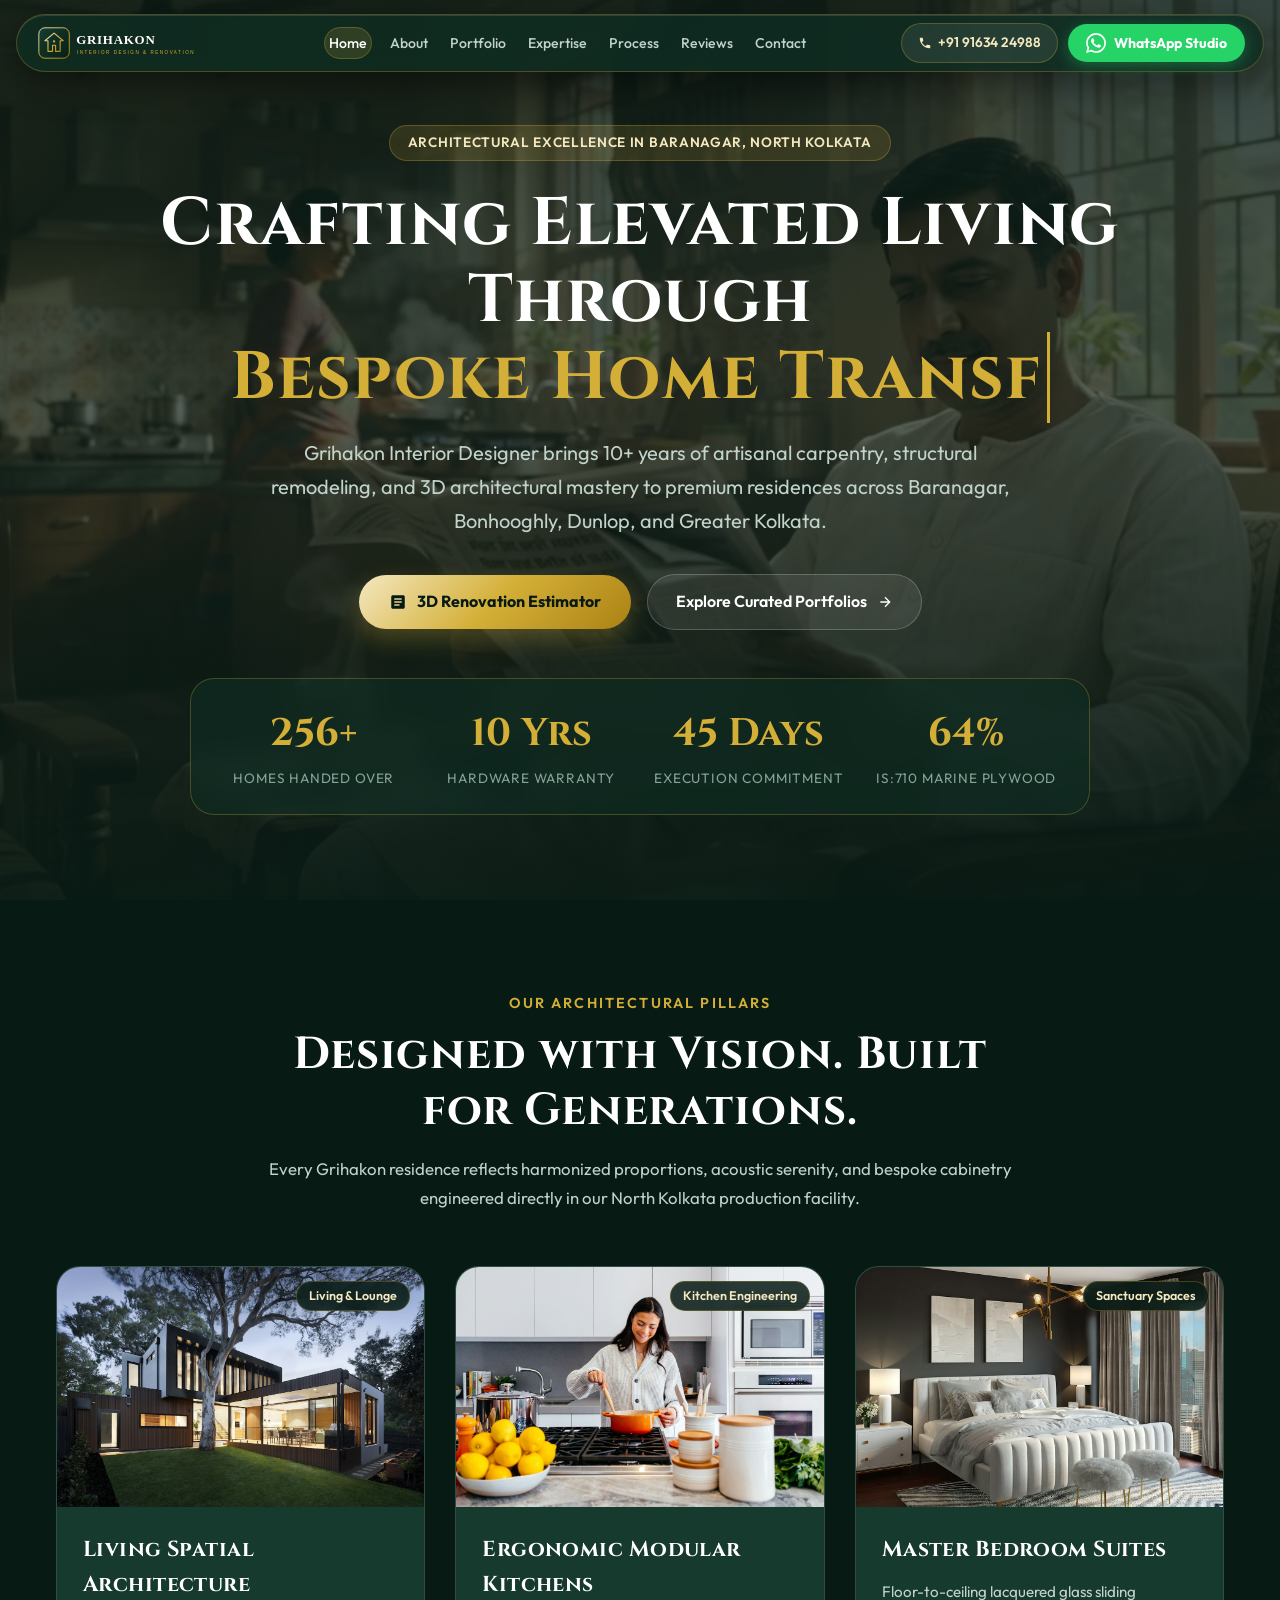
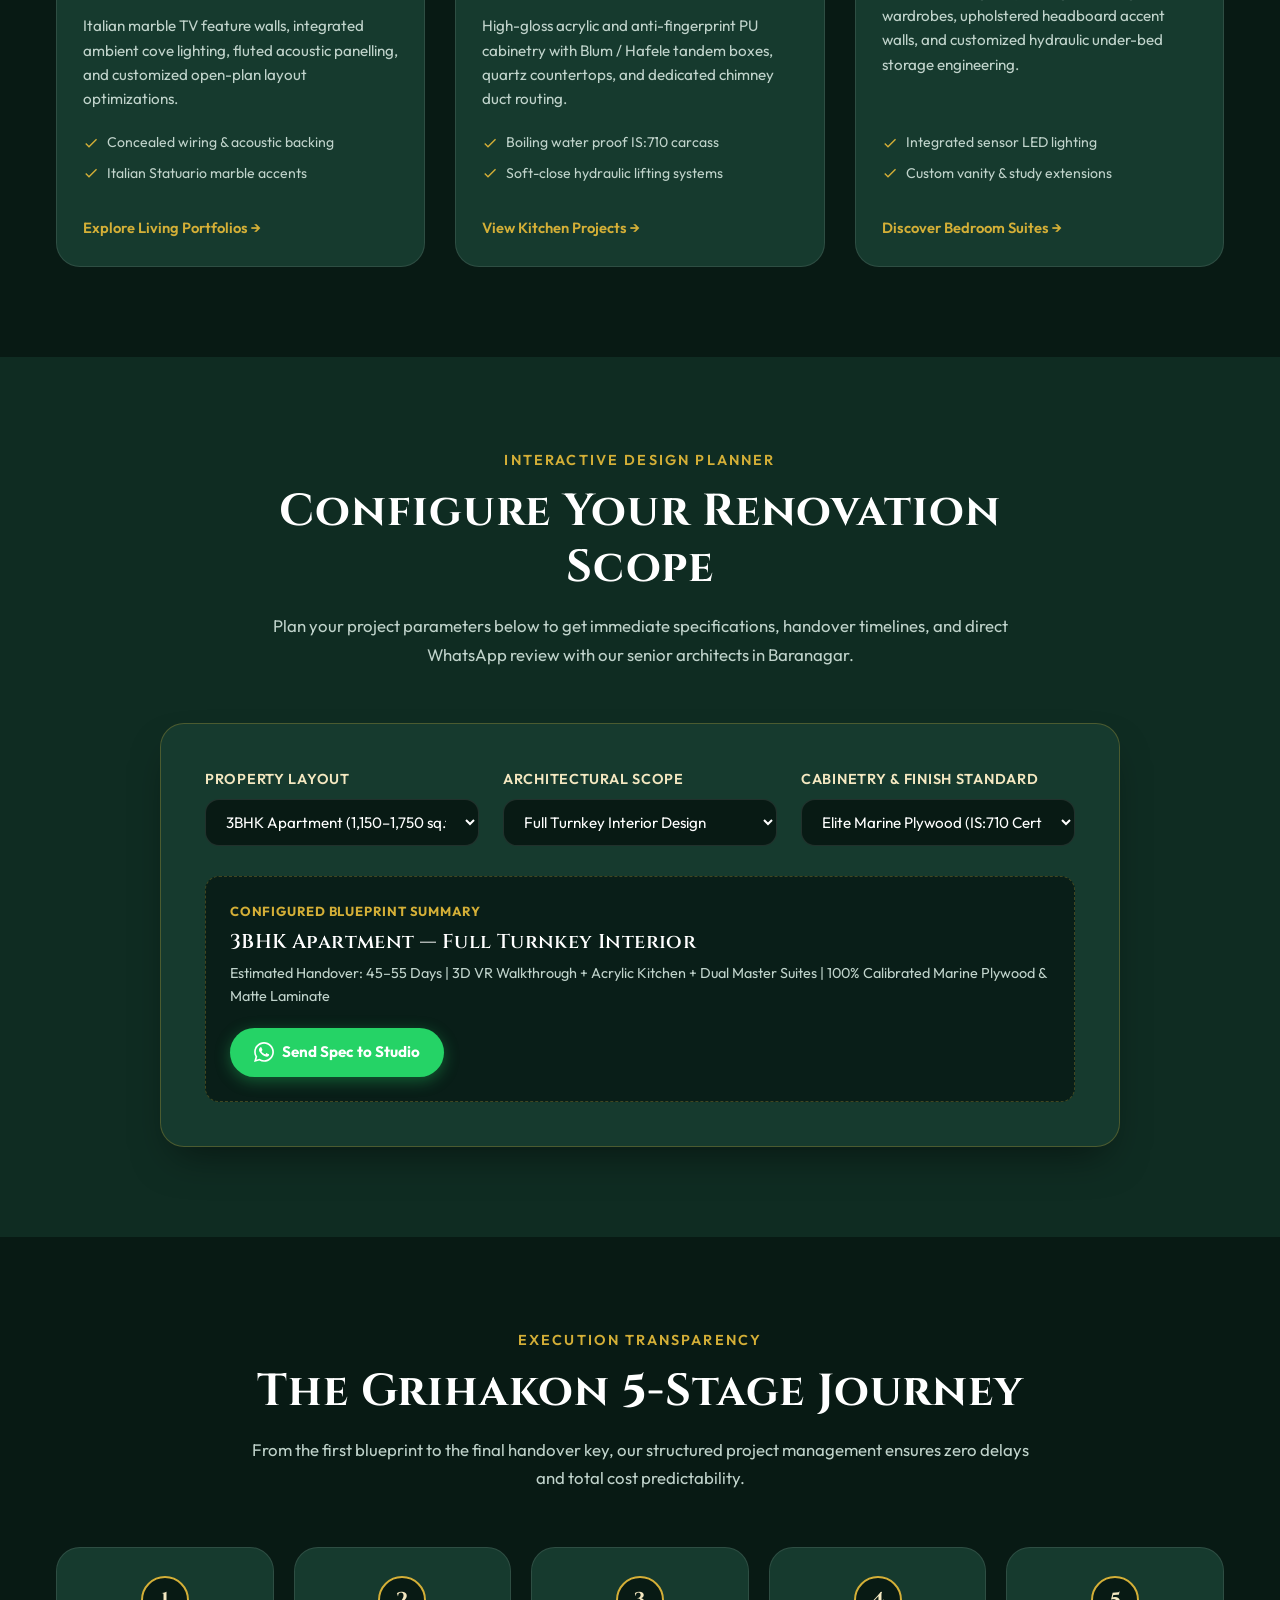
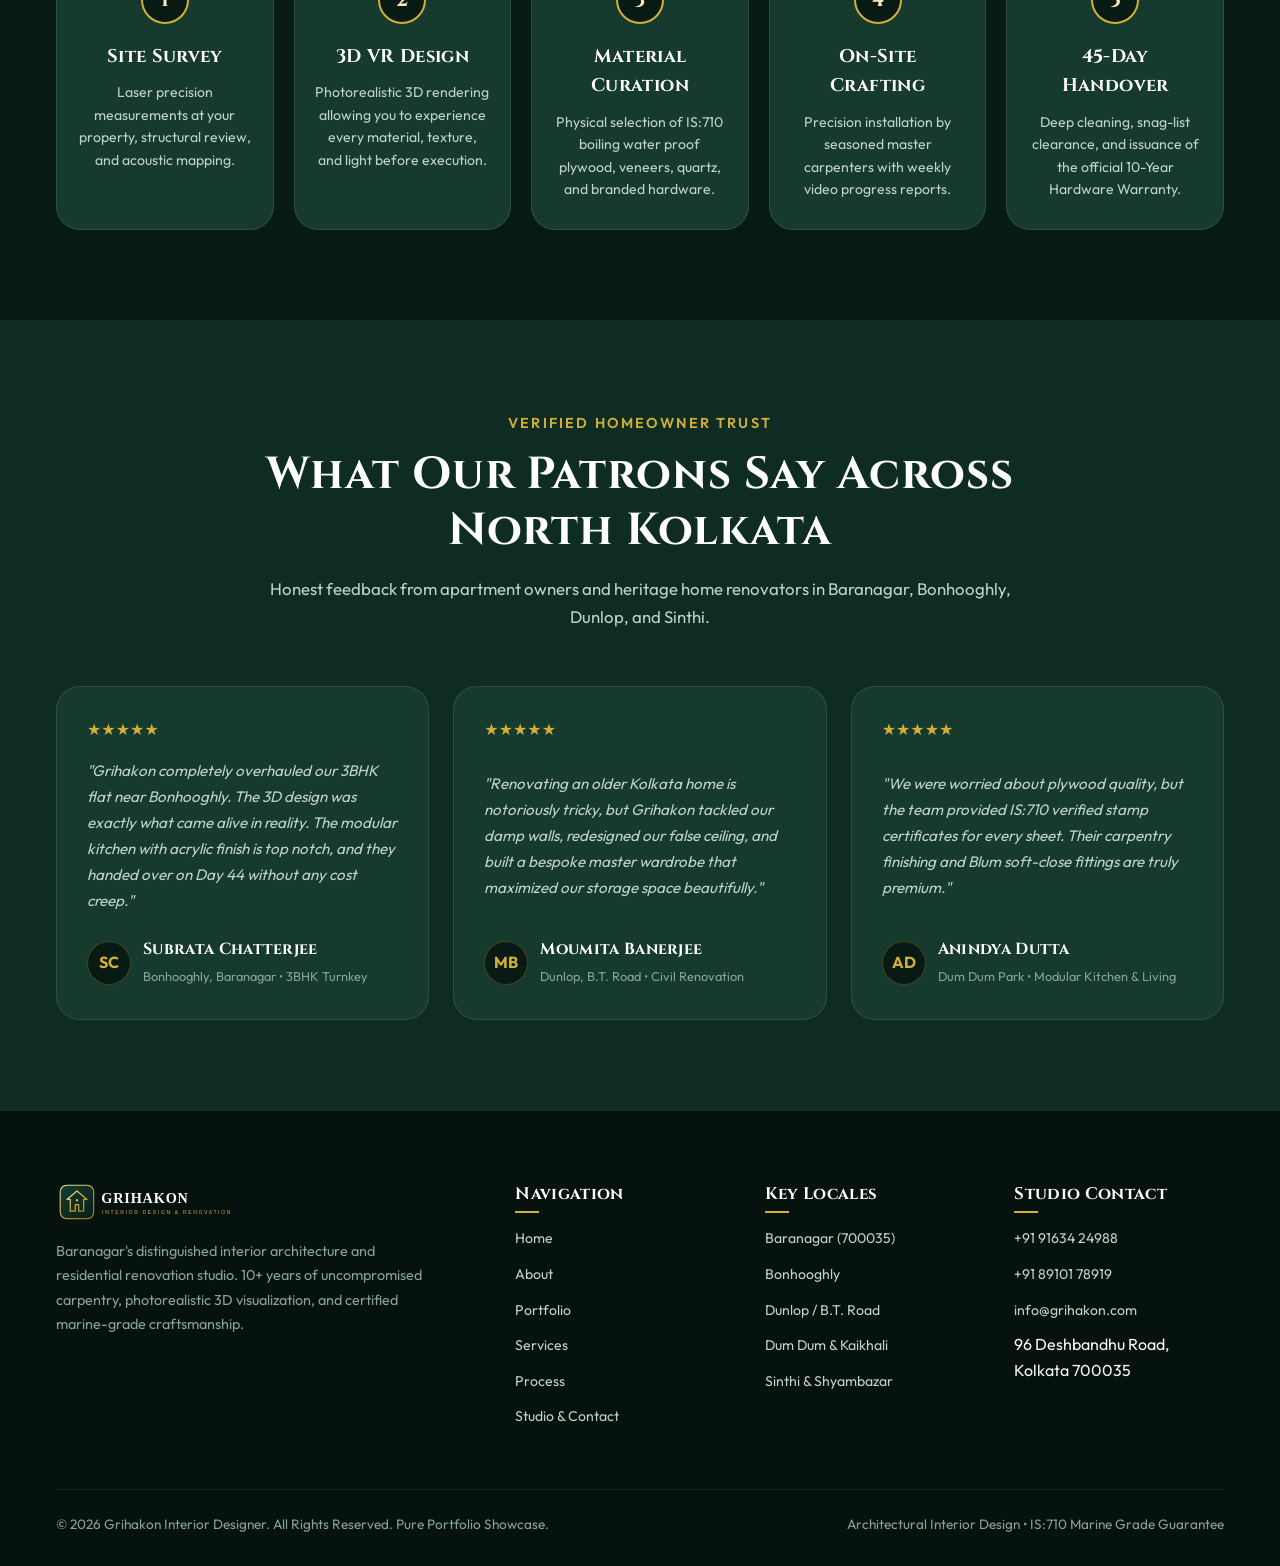
<file: index.html>
<!DOCTYPE html>
<html lang="en">
<head>
  <meta charset="UTF-8">
  <meta name="viewport" content="width=device-width, initial-scale=1.0">
  <title>Grihakon Interior Designer | Luxury Home Architecture & Renovation Studio Baranagar, Kolkata</title>
  <meta name="description" content="Premier turnkey interior architecture and renovation studio in Bonhooghly, Baranagar, Kolkata. Specialized in 3D architectural design, bespoke modular kitchens, and master living suites with a 10-year warranty.">
  <link rel="icon" type="image/svg+xml" href="assets/images/favicon.svg">
  <link rel="icon" type="image/png" sizes="32x32" href="assets/images/favicon-32x32.png">
  <link rel="apple-touch-icon" href="assets/images/apple-touch-icon.png">
  <link rel="preconnect" href="https://fonts.googleapis.com">
  <link rel="preconnect" href="https://fonts.gstatic.com" crossorigin>
  <link href="https://fonts.googleapis.com/css2?family=Cinzel:wght@500;600;700&family=Outfit:wght@300;400;500;600;700&display=swap" rel="stylesheet">
  <link rel="stylesheet" href="style.css">
</head>
<body>

  <!-- TheDivine Floating Pill Navbar -->
  <header class="nav-header-wrapper">
    <nav class="the-divine-nav" aria-label="Main Navigation">
      <a href="index.html" class="nav-brand">
        <img src="assets/images/logo.svg" alt="Grihakon Interior Designer Logo">
      </a>
      <ul class="nav-links">
        <li><a href="index.html" class="nav-link active">Home</a></li>
        <li><a href="about.html" class="nav-link">About</a></li>
        <li><a href="portfolio.html" class="nav-link">Portfolio</a></li>
        <li><a href="services.html" class="nav-link">Expertise</a></li>
        <li><a href="process.html" class="nav-link">Process</a></li>
        <li><a href="reviews.html" class="nav-link">Reviews</a></li>
        <li><a href="contact.html" class="nav-link">Contact</a></li>
      </ul>
      <div class="nav-actions">
        <a href="tel:+919163424988" class="btn-nav-call" title="Call Grihakon Direct">
          <svg width="14" height="14" viewBox="0 0 24 24" fill="currentColor"><path d="M20 15.5c-1.2 0-2.4-.2-3.6-.6-.3-.1-.7 0-1 .2l-2.2 2.2c-2.8-1.4-5.1-3.8-6.6-6.6l2.2-2.2c.3-.3.4-.7.2-1-.4-1.1-.6-2.3-.6-3.5 0-.6-.4-1-1-1H4c-.6 0-1 .4-1 1 0 9.4 7.6 17 17 17 .6 0 1-.4 1-1v-3.5c0-.6-.4-1-1-1z"/></svg>
          +91 91634 24988
        </a>
        <a href="https://wa.me/919163424988?text=Hello%20Grihakon%20Interior%20Team!%20I%20would%20like%20to%20inquire%20about%20a%20luxury%20interior%20transformation." target="_blank" rel="noopener noreferrer" class="btn-nav-wa" title="WhatsApp Consultation">
          <svg class="wa-icon-white" viewBox="0 0 24 24"><path d="M.057 24l1.687-6.163c-1.041-1.804-1.588-3.849-1.587-5.946.003-6.556 5.338-11.891 11.893-11.891 3.181.001 6.167 1.24 8.413 3.488 2.245 2.248 3.481 5.236 3.48 8.414-.003 6.557-5.338 11.892-11.893 11.892-1.99-.001-3.951-.5-5.688-1.448l-6.305 1.654zm6.597-3.807c1.676.995 3.276 1.591 5.392 1.592 5.448 0 9.886-4.434 9.889-9.885.002-5.462-4.415-9.89-9.881-9.892-5.452 0-9.887 4.434-9.889 9.884-.001 2.225.651 3.891 1.746 5.634l-.999 3.648 3.742-.981zm11.387-5.464c-.074-.124-.272-.198-.57-.347-.297-.149-1.758-.868-2.031-.967-.272-.099-.47-.149-.669.149-.198.297-.768.967-.941 1.165-.173.198-.347.223-.644.074-.297-.149-1.255-.462-2.39-1.475-.883-.788-1.48-1.761-1.653-2.059-.173-.297-.018-.458.13-.606.134-.133.297-.347.446-.521.151-.172.2-.296.3-.495.099-.198.05-.372-.025-.521-.075-.148-.669-1.611-.916-2.206-.242-.579-.487-.501-.669-.51l-.57-.01c-.198 0-.52.074-.792.372s-1.04 1.016-1.04 2.479 1.065 2.876 1.213 3.074c.149.198 2.095 3.2 5.076 4.487.709.306 1.263.489 1.694.626.712.226 1.36.194 1.872.118.571-.085 1.758-.719 2.006-1.413.248-.695.248-1.29.173-1.414z"/></svg>
          WhatsApp Studio
        </a>
        <button class="mobile-nav-toggle" aria-label="Toggle navigation">
          <svg width="24" height="24" viewBox="0 0 24 24" stroke="currentColor" stroke-width="2" fill="none"><path d="M4 6h16M4 12h16M4 18h16"/></svg>
        </button>
      </div>
    </nav>
  </header>

  <!-- Mobile Drawer -->
  <div class="mobile-nav-drawer">
    <a href="index.html" class="nav-link active">Home</a>
    <a href="about.html" class="nav-link">About</a>
    <a href="portfolio.html" class="nav-link">Portfolio</a>
    <a href="services.html" class="nav-link">Expertise</a>
    <a href="process.html" class="nav-link">Process</a>
    <a href="reviews.html" class="nav-link">Reviews</a>
    <a href="contact.html" class="nav-link">Contact</a>
    <a href="https://wa.me/919163424988" class="btn-nav-wa" style="justify-content: center;">
      <svg class="wa-icon-white" viewBox="0 0 24 24"><path d="M.057 24l1.687-6.163c-1.041-1.804-1.588-3.849-1.587-5.946.003-6.556 5.338-11.891 11.893-11.891 3.181.001 6.167 1.24 8.413 3.488 2.245 2.248 3.481 5.236 3.48 8.414-.003 6.557-5.338 11.892-11.893 11.892-1.99-.001-3.951-.5-5.688-1.448l-6.305 1.654zm6.597-3.807c1.676.995 3.276 1.591 5.392 1.592 5.448 0 9.886-4.434 9.889-9.885.002-5.462-4.415-9.89-9.881-9.892-5.452 0-9.887 4.434-9.889 9.884-.001 2.225.651 3.891 1.746 5.634l-.999 3.648 3.742-.981zm11.387-5.464c-.074-.124-.272-.198-.57-.347-.297-.149-1.758-.868-2.031-.967-.272-.099-.47-.149-.669.149-.198.297-.768.967-.941 1.165-.173.198-.347.223-.644.074-.297-.149-1.255-.462-2.39-1.475-.883-.788-1.48-1.761-1.653-2.059-.173-.297-.018-.458.13-.606.134-.133.297-.347.446-.521.151-.172.2-.296.3-.495.099-.198.05-.372-.025-.521-.075-.148-.669-1.611-.916-2.206-.242-.579-.487-.501-.669-.51l-.57-.01c-.198 0-.52.074-.792.372s-1.04 1.016-1.04 2.479 1.065 2.876 1.213 3.074c.149.198 2.095 3.2 5.076 4.487.709.306 1.263.489 1.694.626.712.226 1.36.194 1.872.118.571-.085 1.758-.719 2.006-1.413.248-.695.248-1.29.173-1.414z"/></svg>
      Chat on WhatsApp
    </a>
  </div>

  <!-- Hero Section with 16:9 Landscape Video -->
  <section class="hero-section">
    <div class="hero-video-wrapper">
      <video class="hero-video" autoplay loop muted playsinline poster="assets/images/hero-poster.jpg">
        <source src="assets/videos/hero.mp4" type="video/mp4">
        Your browser does not support HTML5 video.
      </video>
      <div class="hero-overlay"></div>
    </div>
    <div class="hero-content">
      <div class="hero-badge">Architectural Excellence in Baranagar, North Kolkata</div>
      <h1 class="hero-title">
        Crafting Elevated Living Through<br>
        <span class="typewriter-text">Bespoke Home Transformations</span>
      </h1>
      <p class="hero-subtitle">
        Grihakon Interior Designer brings 10+ years of artisanal carpentry, structural remodeling, and 3D architectural mastery to premium residences across Baranagar, Bonhooghly, Dunlop, and Greater Kolkata.
      </p>
      <div class="hero-ctas">
        <a href="#estimator" class="btn-primary">
          <svg width="18" height="18" viewBox="0 0 24 24" fill="currentColor"><path d="M19 3H5c-1.1 0-2 .9-2 2v14c0 1.1.9 2 2 2h14c1.1 0 2-.9 2-2V5c0-1.1-.9-2-2-2zm-5 14H7v-2h7v2zm3-4H7v-2h10v2zm0-4H7V7h10v2z"/></svg>
          3D Renovation Estimator
        </a>
        <a href="portfolio.html" class="btn-secondary">
          Explore Curated Portfolios
          <svg width="16" height="16" viewBox="0 0 24 24" fill="none" stroke="currentColor" stroke-width="2"><path d="M5 12h14M12 5l7 7-7 7"/></svg>
        </a>
      </div>

      <!-- Live Telemetry Strip -->
      <div class="hero-telemetry">
        <div class="telemetry-item">
          <span class="telemetry-val" data-target="350" data-suffix="+">350+</span>
          <span class="telemetry-label">Homes Handed Over</span>
        </div>
        <div class="telemetry-item">
          <span class="telemetry-val" data-target="10" data-suffix=" Yrs">10 Yrs</span>
          <span class="telemetry-label">Hardware Warranty</span>
        </div>
        <div class="telemetry-item">
          <span class="telemetry-val" data-target="45" data-suffix=" Days">45 Days</span>
          <span class="telemetry-label">Execution Commitment</span>
        </div>
        <div class="telemetry-item">
          <span class="telemetry-val" data-target="100" data-suffix="%">100%</span>
          <span class="telemetry-label">IS:710 Marine Plywood</span>
        </div>
      </div>
    </div>
  </section>

  <!-- Core Architectural Capabilities Section -->
  <section class="section">
    <div class="container">
      <div class="section-header">
        <span class="section-subtitle">Our Architectural Pillars</span>
        <h2 class="section-title">Designed with Vision. Built for Generations.</h2>
        <p class="section-desc">
          Every Grihakon residence reflects harmonized proportions, acoustic serenity, and bespoke cabinetry engineered directly in our North Kolkata production facility.
        </p>
      </div>

      <div class="services-grid">
        <div class="card-luxury">
          <div class="card-img-wrap">
            <img src="assets/images/living-room-luxury.jpg" alt="Living Room Spatial Architecture" loading="lazy">
            <span class="card-badge">Living &amp; Lounge</span>
          </div>
          <div class="card-body">
            <h3 class="card-title">Living Spatial Architecture</h3>
            <p class="card-desc">
              Italian marble TV feature walls, integrated ambient cove lighting, fluted acoustic panelling, and customized open-plan layout optimizations.
            </p>
            <ul class="card-features">
              <li><svg viewBox="0 0 24 24"><path d="M9 16.17L4.83 12l-1.42 1.41L9 19 21 7l-1.41-1.41z"/></svg> Concealed wiring &amp; acoustic backing</li>
              <li><svg viewBox="0 0 24 24"><path d="M9 16.17L4.83 12l-1.42 1.41L9 19 21 7l-1.41-1.41z"/></svg> Italian Statuario marble accents</li>
            </ul>
            <a href="portfolio.html" class="card-cta">Explore Living Portfolios &rarr;</a>
          </div>
        </div>

        <div class="card-luxury">
          <div class="card-img-wrap">
            <img src="assets/images/modular-kitchen-island.jpg" alt="Precision Modular Kitchens" loading="lazy">
            <span class="card-badge">Kitchen Engineering</span>
          </div>
          <div class="card-body">
            <h3 class="card-title">Ergonomic Modular Kitchens</h3>
            <p class="card-desc">
              High-gloss acrylic and anti-fingerprint PU cabinetry with Blum / Hafele tandem boxes, quartz countertops, and dedicated chimney duct routing.
            </p>
            <ul class="card-features">
              <li><svg viewBox="0 0 24 24"><path d="M9 16.17L4.83 12l-1.42 1.41L9 19 21 7l-1.41-1.41z"/></svg> Boiling water proof IS:710 carcass</li>
              <li><svg viewBox="0 0 24 24"><path d="M9 16.17L4.83 12l-1.42 1.41L9 19 21 7l-1.41-1.41z"/></svg> Soft-close hydraulic lifting systems</li>
            </ul>
            <a href="portfolio.html" class="card-cta">View Kitchen Projects &rarr;</a>
          </div>
        </div>

        <div class="card-luxury">
          <div class="card-img-wrap">
            <img src="assets/images/master-bedroom-suite.jpg" alt="Master Bedroom Suites" loading="lazy">
            <span class="card-badge">Sanctuary Spaces</span>
          </div>
          <div class="card-body">
            <h3 class="card-title">Master Bedroom Suites</h3>
            <p class="card-desc">
              Floor-to-ceiling lacquered glass sliding wardrobes, upholstered headboard accent walls, and customized hydraulic under-bed storage engineering.
            </p>
            <ul class="card-features">
              <li><svg viewBox="0 0 24 24"><path d="M9 16.17L4.83 12l-1.42 1.41L9 19 21 7l-1.41-1.41z"/></svg> Integrated sensor LED lighting</li>
              <li><svg viewBox="0 0 24 24"><path d="M9 16.17L4.83 12l-1.42 1.41L9 19 21 7l-1.41-1.41z"/></svg> Custom vanity &amp; study extensions</li>
            </ul>
            <a href="portfolio.html" class="card-cta">Discover Bedroom Suites &rarr;</a>
          </div>
        </div>
      </div>
    </div>
  </section>

  <!-- Interactive Room Scope & 3D Renovation Estimator Widget -->
  <section id="estimator" class="section section-alt">
    <div class="container">
      <div class="section-header">
        <span class="section-subtitle">Interactive Design Planner</span>
        <h2 class="section-title">Configure Your Renovation Scope</h2>
        <p class="section-desc">
          Plan your project parameters below to get immediate specifications, handover timelines, and direct WhatsApp review with our senior architects in Baranagar.
        </p>
      </div>

      <div class="estimator-widget">
        <div class="estimator-grid">
          <div class="form-group">
            <label for="estHomeType">Property Layout</label>
            <select id="estHomeType" class="form-select">
              <option value="2BHK Apartment">2BHK Apartment (750–1,050 sq.ft)</option>
              <option value="3BHK Apartment" selected>3BHK Apartment (1,150–1,750 sq.ft)</option>
              <option value="Duplex / Bungalow">Duplex / Independent Bungalow</option>
              <option value="Commercial Studio">Commercial Studio / Executive Office</option>
            </select>
          </div>

          <div class="form-group">
            <label for="estScope">Architectural Scope</label>
            <select id="estScope" class="form-select">
              <option value="Full Turnkey Interior" selected>Full Turnkey Interior Design</option>
              <option value="Modular Kitchen &amp; Dining">Modular Kitchen &amp; Dining Spatial</option>
              <option value="Renovation &amp; Structural Restructure">Civil Renovation &amp; Waterproofing</option>
              <option value="False Ceiling &amp; Smart Lighting">False Ceiling &amp; Smart Lighting</option>
            </select>
          </div>

          <div class="form-group">
            <label for="estSpec">Cabinetry &amp; Finish Standard</label>
            <select id="estSpec" class="form-select">
              <option value="Elite Marine Plywood IS:710" selected>Elite Marine Plywood (IS:710 Certified)</option>
              <option value="Ultra-Luxury Italian &amp; Veneer">Natural Teak Veneer &amp; Lacquer Glass</option>
              <option value="Matte Acrylic &amp; PU Finish">Matte Anti-Fingerprint Acrylic / PU</option>
            </select>
          </div>
        </div>

        <div class="estimator-output">
          <div class="est-specs">
            <span class="est-badge">Configured Blueprint Summary</span>
            <h3 id="estTitle" class="est-title">3BHK Apartment — Full Turnkey Interior</h3>
            <p id="estTimeline" class="est-timeline">Estimated Handover: 45–55 Days | 3D VR Walkthrough + Acrylic Kitchen + Dual Master Suites</p>
          </div>
          <a id="estWaBtn" href="https://wa.me/919163424988" target="_blank" rel="noopener noreferrer" class="btn-nav-wa" style="padding: 12px 24px; font-size: 0.95rem;">
            <svg class="wa-icon-white" viewBox="0 0 24 24"><path d="M.057 24l1.687-6.163c-1.041-1.804-1.588-3.849-1.587-5.946.003-6.556 5.338-11.891 11.893-11.891 3.181.001 6.167 1.24 8.413 3.488 2.245 2.248 3.481 5.236 3.48 8.414-.003 6.557-5.338 11.892-11.893 11.892-1.99-.001-3.951-.5-5.688-1.448l-6.305 1.654zm6.597-3.807c1.676.995 3.276 1.591 5.392 1.592 5.448 0 9.886-4.434 9.889-9.885.002-5.462-4.415-9.89-9.881-9.892-5.452 0-9.887 4.434-9.889 9.884-.001 2.225.651 3.891 1.746 5.634l-.999 3.648 3.742-.981zm11.387-5.464c-.074-.124-.272-.198-.57-.347-.297-.149-1.758-.868-2.031-.967-.272-.099-.47-.149-.669.149-.198.297-.768.967-.941 1.165-.173.198-.347.223-.644.074-.297-.149-1.255-.462-2.39-1.475-.883-.788-1.48-1.761-1.653-2.059-.173-.297-.018-.458.13-.606.134-.133.297-.347.446-.521.151-.172.2-.296.3-.495.099-.198.05-.372-.025-.521-.075-.148-.669-1.611-.916-2.206-.242-.579-.487-.501-.669-.51l-.57-.01c-.198 0-.52.074-.792.372s-1.04 1.016-1.04 2.479 1.065 2.876 1.213 3.074c.149.198 2.095 3.2 5.076 4.487.709.306 1.263.489 1.694.626.712.226 1.36.194 1.872.118.571-.085 1.758-.719 2.006-1.413.248-.695.248-1.29.173-1.414z"/></svg>
            Send Spec to Studio
          </a>
        </div>
      </div>
    </div>
  </section>

  <!-- 5-Stage Journey Preview -->
  <section class="section">
    <div class="container">
      <div class="section-header">
        <span class="section-subtitle">Execution Transparency</span>
        <h2 class="section-title">The Grihakon 5-Stage Journey</h2>
        <p class="section-desc">
          From the first blueprint to the final handover key, our structured project management ensures zero delays and total cost predictability.
        </p>
      </div>

      <div class="process-timeline">
        <div class="process-step">
          <div class="step-num">1</div>
          <h3 class="step-title">Site Survey</h3>
          <p class="step-desc">Laser precision measurements at your property, structural review, and acoustic mapping.</p>
        </div>
        <div class="process-step">
          <div class="step-num">2</div>
          <h3 class="step-title">3D VR Design</h3>
          <p class="step-desc">Photorealistic 3D rendering allowing you to experience every material, texture, and light before execution.</p>
        </div>
        <div class="process-step">
          <div class="step-num">3</div>
          <h3 class="step-title">Material Curation</h3>
          <p class="step-desc">Physical selection of IS:710 boiling water proof plywood, veneers, quartz, and branded hardware.</p>
        </div>
        <div class="process-step">
          <div class="step-num">4</div>
          <h3 class="step-title">On-Site Crafting</h3>
          <p class="step-desc">Precision installation by seasoned master carpenters with weekly video progress reports.</p>
        </div>
        <div class="process-step">
          <div class="step-num">5</div>
          <h3 class="step-title">45-Day Handover</h3>
          <p class="step-desc">Deep cleaning, snag-list clearance, and issuance of the official 10-Year Hardware Warranty.</p>
        </div>
      </div>
    </div>
  </section>

  <!-- Client Reviews Preview -->
  <section class="section section-alt">
    <div class="container">
      <div class="section-header">
        <span class="section-subtitle">Verified Homeowner Trust</span>
        <h2 class="section-title">What Our Patrons Say Across North Kolkata</h2>
        <p class="section-desc">
          Honest feedback from apartment owners and heritage home renovators in Baranagar, Bonhooghly, Dunlop, and Sinthi.
        </p>
      </div>

      <div class="reviews-grid">
        <div class="review-card">
          <div class="review-stars">★★★★★</div>
          <p class="review-text">
            "Grihakon completely overhauled our 3BHK flat near Bonhooghly. The 3D design was exactly what came alive in reality. The modular kitchen with acrylic finish is top notch, and they handed over on Day 44 without any cost creep."
          </p>
          <div class="review-author">
            <div class="author-avatar">SC</div>
            <div class="author-meta">
              <h4>Subrata Chatterjee</h4>
              <span>Bonhooghly, Baranagar • 3BHK Turnkey</span>
            </div>
          </div>
        </div>

        <div class="review-card">
          <div class="review-stars">★★★★★</div>
          <p class="review-text">
            "Renovating an older Kolkata home is notoriously tricky, but Grihakon tackled our damp walls, redesigned our false ceiling, and built a bespoke master wardrobe that maximized our storage space beautifully."
          </p>
          <div class="review-author">
            <div class="author-avatar">MB</div>
            <div class="author-meta">
              <h4>Moumita Banerjee</h4>
              <span>Dunlop, B.T. Road • Civil Renovation</span>
            </div>
          </div>
        </div>

        <div class="review-card">
          <div class="review-stars">★★★★★</div>
          <p class="review-text">
            "We were worried about plywood quality, but the team provided IS:710 verified stamp certificates for every sheet. Their carpentry finishing and Blum soft-close fittings are truly premium."
          </p>
          <div class="review-author">
            <div class="author-avatar">AD</div>
            <div class="author-meta">
              <h4>Anindya Dutta</h4>
              <span>Dum Dum Park • Modular Kitchen &amp; Living</span>
            </div>
          </div>
        </div>
      </div>
    </div>
  </section>

  <!-- Footer -->
  <footer class="site-footer">
    <div class="container">
      <div class="footer-grid">
        <div class="footer-brand">
          <img src="assets/images/logo.svg" alt="Grihakon Interior Designer" style="height: 42px;">
          <p>
            Baranagar's distinguished interior architecture and residential renovation studio. 10+ years of uncompromised carpentry, photorealistic 3D visualization, and certified marine-grade craftsmanship.
          </p>
        </div>
        <div class="footer-col">
          <h4>Navigation</h4>
          <ul>
            <li><a href="index.html">Home</a></li>
            <li><a href="about.html">About</a></li>
            <li><a href="portfolio.html">Portfolio</a></li>
            <li><a href="services.html">Services</a></li>
            <li><a href="process.html">Process</a></li>
            <li><a href="contact.html">Studio &amp; Contact</a></li>
          </ul>
        </div>
        <div class="footer-col">
          <h4>Key Locales</h4>
          <ul>
            <li><a href="contact.html">Baranagar (700035)</a></li>
            <li><a href="contact.html">Bonhooghly</a></li>
            <li><a href="contact.html">Dunlop / B.T. Road</a></li>
            <li><a href="contact.html">Dum Dum &amp; Kaikhali</a></li>
            <li><a href="contact.html">Sinthi &amp; Shyambazar</a></li>
          </ul>
        </div>
        <div class="footer-col">
          <h4>Studio Contact</h4>
          <ul>
            <li><a href="tel:+919163424988">+91 91634 24988</a></li>
            <li><a href="tel:+918910178919">+91 89101 78919</a></li>
            <li><a href="mailto:info@grihakon.com">info@grihakon.com</a></li>
            <li>96 Deshbandhu Road, Kolkata 700035</li>
          </ul>
        </div>
      </div>

      <div class="footer-bottom">
        <p>&copy; 2026 Grihakon Interior Designer. All Rights Reserved. Pure Portfolio Showcase.</p>
        <p>Architectural Interior Design &bull; IS:710 Marine Grade Guarantee</p>
      </div>
    </div>
  </footer>

  <script src="main.js"></script>
</body>
</html>
</file>
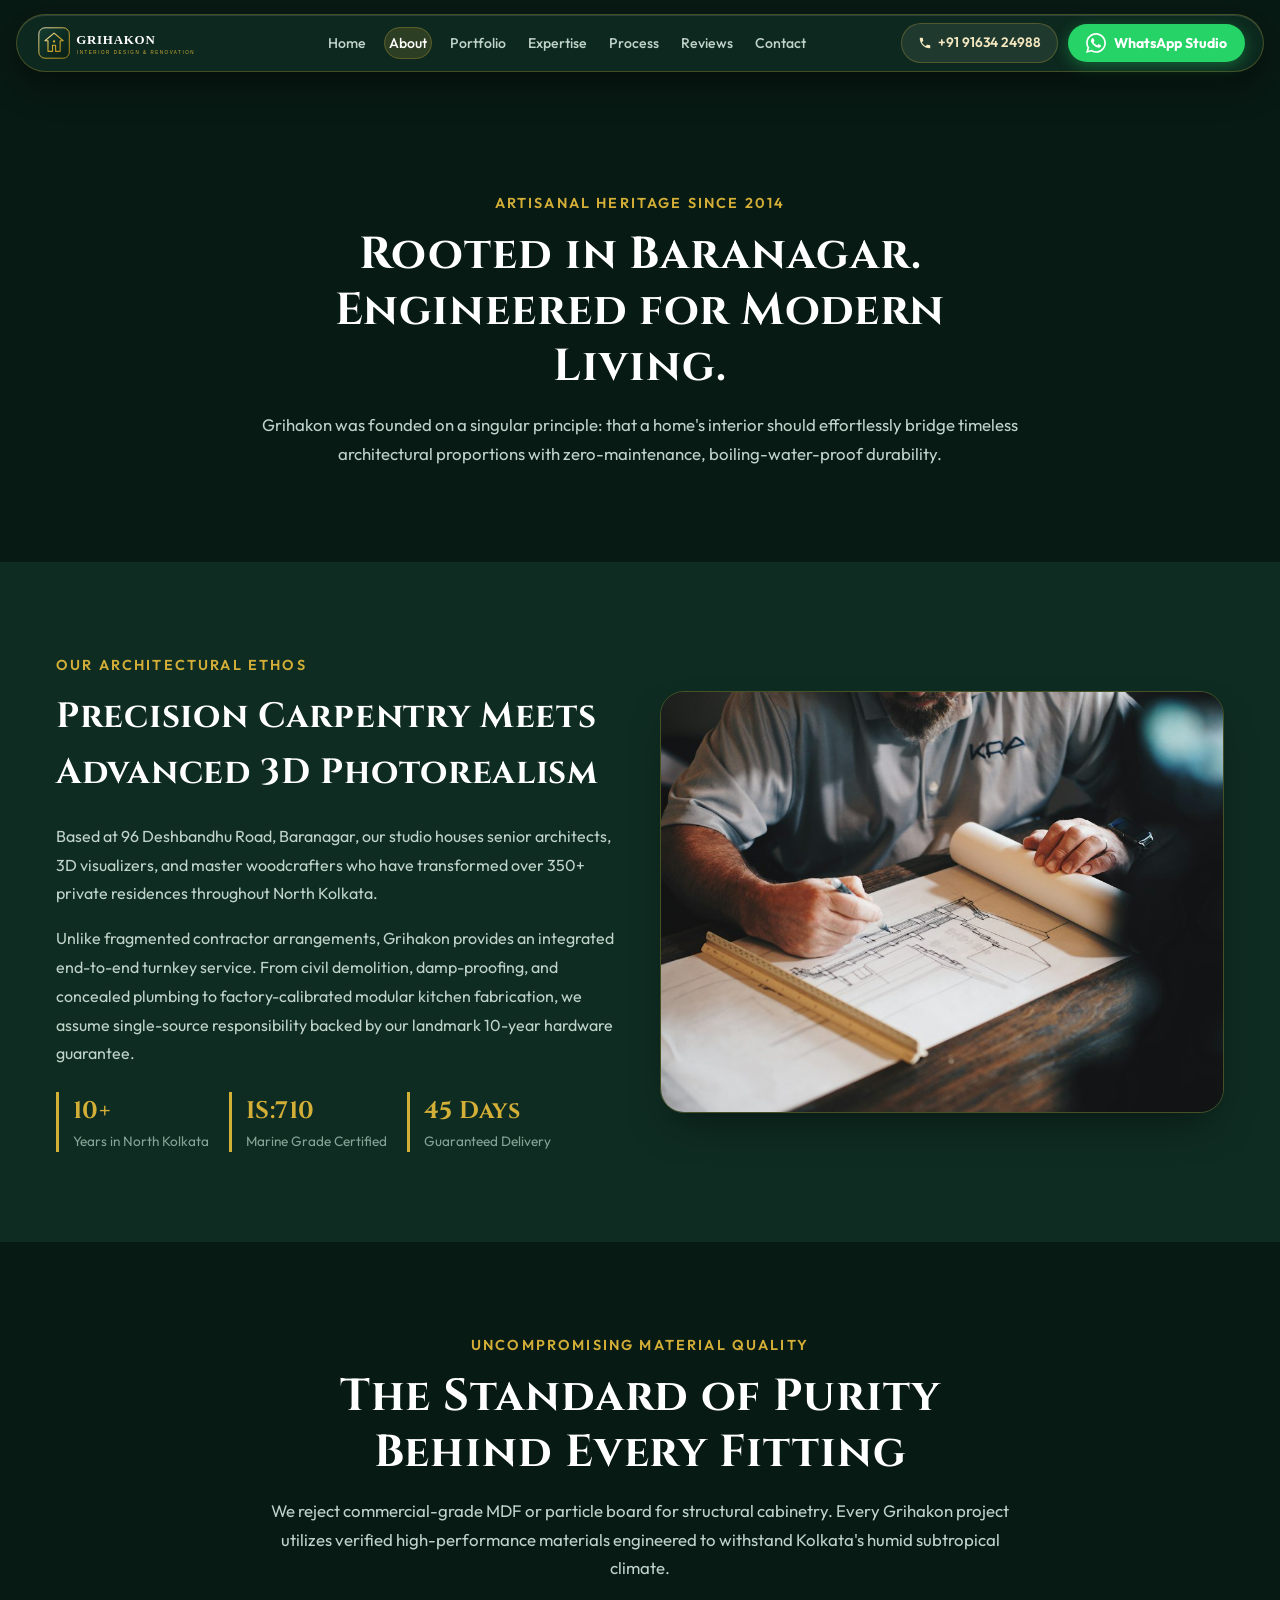
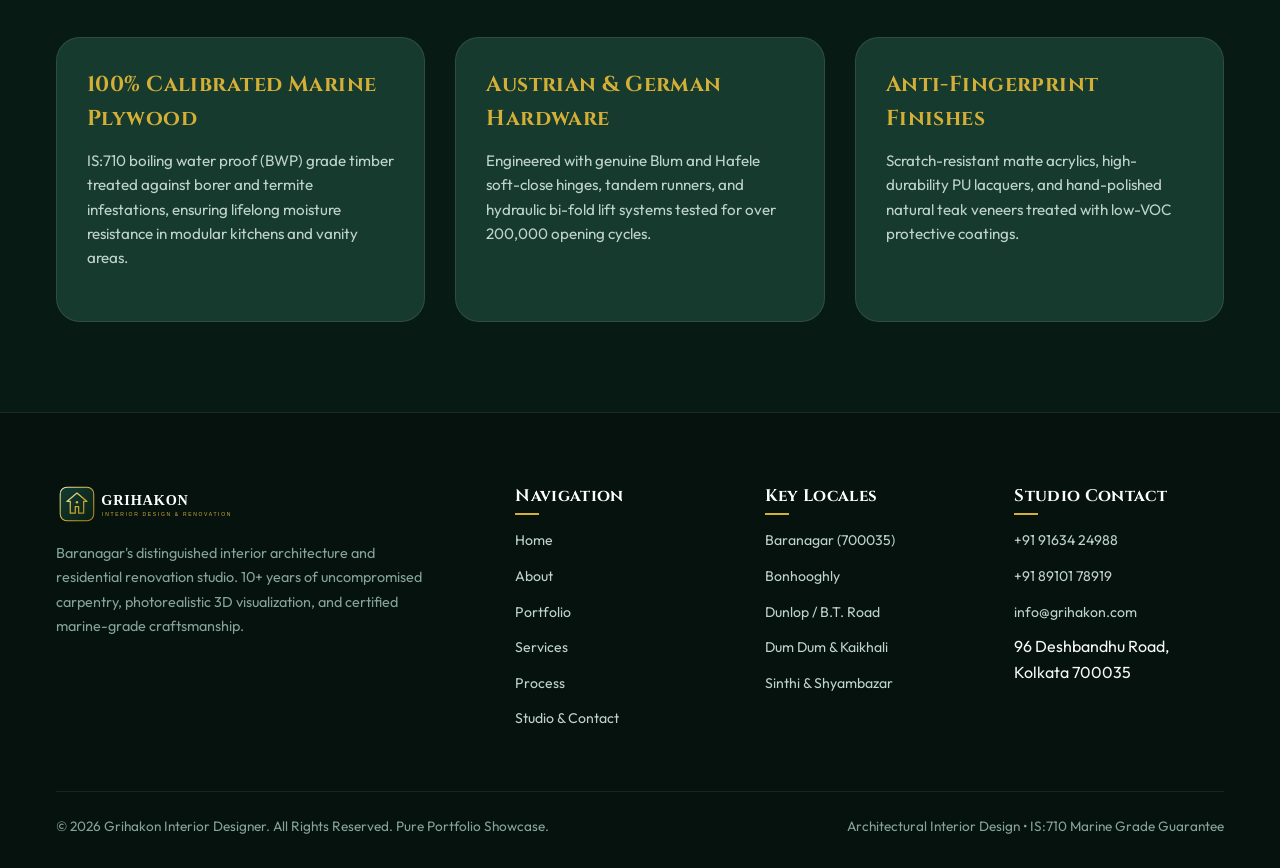
<file: about.html>
<!DOCTYPE html>
<html lang="en">
<head>
  <meta charset="UTF-8">
  <meta name="viewport" content="width=device-width, initial-scale=1.0">
  <title>About Our Studio | Grihakon Interior Designer Baranagar, Kolkata</title>
  <meta name="description" content="Discover the artisanal heritage and architectural philosophy of Grihakon Interior Designer. Over 10+ years crafting premium turnkey residential residences across Baranagar and North Kolkata.">
  <link rel="icon" type="image/svg+xml" href="assets/images/favicon.svg">
  <link rel="icon" type="image/png" sizes="32x32" href="assets/images/favicon-32x32.png">
  <link rel="apple-touch-icon" href="assets/images/apple-touch-icon.png">
  <link rel="preconnect" href="https://fonts.googleapis.com">
  <link rel="preconnect" href="https://fonts.gstatic.com" crossorigin>
  <link href="https://fonts.googleapis.com/css2?family=Cinzel:wght@500;600;700&family=Outfit:wght@300;400;500;600;700&display=swap" rel="stylesheet">
  <link rel="stylesheet" href="style.css">
</head>
<body>

  <!-- TheDivine Floating Pill Navbar -->
  <header class="nav-header-wrapper">
    <nav class="the-divine-nav" aria-label="Main Navigation">
      <a href="index.html" class="nav-brand">
        <img src="assets/images/logo.svg" alt="Grihakon Interior Designer Logo">
      </a>
      <ul class="nav-links">
        <li><a href="index.html" class="nav-link">Home</a></li>
        <li><a href="about.html" class="nav-link active">About</a></li>
        <li><a href="portfolio.html" class="nav-link">Portfolio</a></li>
        <li><a href="services.html" class="nav-link">Expertise</a></li>
        <li><a href="process.html" class="nav-link">Process</a></li>
        <li><a href="reviews.html" class="nav-link">Reviews</a></li>
        <li><a href="contact.html" class="nav-link">Contact</a></li>
      </ul>
      <div class="nav-actions">
        <a href="tel:+919163424988" class="btn-nav-call" title="Call Grihakon Direct">
          <svg width="14" height="14" viewBox="0 0 24 24" fill="currentColor"><path d="M20 15.5c-1.2 0-2.4-.2-3.6-.6-.3-.1-.7 0-1 .2l-2.2 2.2c-2.8-1.4-5.1-3.8-6.6-6.6l2.2-2.2c.3-.3.4-.7.2-1-.4-1.1-.6-2.3-.6-3.5 0-.6-.4-1-1-1H4c-.6 0-1 .4-1 1 0 9.4 7.6 17 17 17 .6 0 1-.4 1-1v-3.5c0-.6-.4-1-1-1z"/></svg>
          +91 91634 24988
        </a>
        <a href="https://wa.me/919163424988?text=Hello%20Grihakon%20Interior%20Team!%20I%20would%20like%20to%20learn%20more%20about%20your%20studio%20and%20design%20philosophy." target="_blank" rel="noopener noreferrer" class="btn-nav-wa" title="WhatsApp Consultation">
          <svg class="wa-icon-white" viewBox="0 0 24 24"><path d="M.057 24l1.687-6.163c-1.041-1.804-1.588-3.849-1.587-5.946.003-6.556 5.338-11.891 11.893-11.891 3.181.001 6.167 1.24 8.413 3.488 2.245 2.248 3.481 5.236 3.48 8.414-.003 6.557-5.338 11.892-11.893 11.892-1.99-.001-3.951-.5-5.688-1.448l-6.305 1.654zm6.597-3.807c1.676.995 3.276 1.591 5.392 1.592 5.448 0 9.886-4.434 9.889-9.885.002-5.462-4.415-9.89-9.881-9.892-5.452 0-9.887 4.434-9.889 9.884-.001 2.225.651 3.891 1.746 5.634l-.999 3.648 3.742-.981zm11.387-5.464c-.074-.124-.272-.198-.57-.347-.297-.149-1.758-.868-2.031-.967-.272-.099-.47-.149-.669.149-.198.297-.768.967-.941 1.165-.173.198-.347.223-.644.074-.297-.149-1.255-.462-2.39-1.475-.883-.788-1.48-1.761-1.653-2.059-.173-.297-.018-.458.13-.606.134-.133.297-.347.446-.521.151-.172.2-.296.3-.495.099-.198.05-.372-.025-.521-.075-.148-.669-1.611-.916-2.206-.242-.579-.487-.501-.669-.51l-.57-.01c-.198 0-.52.074-.792.372s-1.04 1.016-1.04 2.479 1.065 2.876 1.213 3.074c.149.198 2.095 3.2 5.076 4.487.709.306 1.263.489 1.694.626.712.226 1.36.194 1.872.118.571-.085 1.758-.719 2.006-1.413.248-.695.248-1.29.173-1.414z"/></svg>
          WhatsApp Studio
        </a>
        <button class="mobile-nav-toggle" aria-label="Toggle navigation">
          <svg width="24" height="24" viewBox="0 0 24 24" stroke="currentColor" stroke-width="2" fill="none"><path d="M4 6h16M4 12h16M4 18h16"/></svg>
        </button>
      </div>
    </nav>
  </header>

  <!-- Mobile Drawer -->
  <div class="mobile-nav-drawer">
    <a href="index.html" class="nav-link">Home</a>
    <a href="about.html" class="nav-link active">About</a>
    <a href="portfolio.html" class="nav-link">Portfolio</a>
    <a href="services.html" class="nav-link">Expertise</a>
    <a href="process.html" class="nav-link">Process</a>
    <a href="reviews.html" class="nav-link">Reviews</a>
    <a href="contact.html" class="nav-link">Contact</a>
  </div>

  <main style="padding-top: 100px;">
    <!-- Page Header -->
    <section class="section" style="padding-bottom: 40px;">
      <div class="container">
        <div class="section-header">
          <span class="section-subtitle">Artisanal Heritage Since 2014</span>
          <h1 class="section-title">Rooted in Baranagar. Engineered for Modern Living.</h1>
          <p class="section-desc">
            Grihakon was founded on a singular principle: that a home's interior should effortlessly bridge timeless architectural proportions with zero-maintenance, boiling-water-proof durability.
          </p>
        </div>
      </div>
    </section>

    <!-- Heritage & Story Grid -->
    <section class="section section-alt">
      <div class="container">
        <div style="display: grid; grid-template-columns: repeat(auto-fit, minmax(320px, 1fr)); gap: 40px; align-items: center;">
          <div>
            <span class="section-subtitle">Our Architectural Ethos</span>
            <h2 style="font-size: 2.2rem; margin-bottom: 20px;">Precision Carpentry Meets Advanced 3D Photorealism</h2>
            <p style="color: var(--text-secondary); margin-bottom: 16px; line-height: 1.8;">
              Based at 96 Deshbandhu Road, Baranagar, our studio houses senior architects, 3D visualizers, and master woodcrafters who have transformed over 350+ private residences throughout North Kolkata.
            </p>
            <p style="color: var(--text-secondary); margin-bottom: 24px; line-height: 1.8;">
              Unlike fragmented contractor arrangements, Grihakon provides an integrated end-to-end turnkey service. From civil demolition, damp-proofing, and concealed plumbing to factory-calibrated modular kitchen fabrication, we assume single-source responsibility backed by our landmark 10-year hardware guarantee.
            </p>
            <div style="display: flex; gap: 20px; flex-wrap: wrap;">
              <div style="border-left: 3px solid var(--accent-gold); padding-left: 14px;">
                <h4 style="font-size: 1.5rem; color: var(--accent-gold);">10+</h4>
                <p style="color: var(--text-muted); font-size: 0.85rem;">Years in North Kolkata</p>
              </div>
              <div style="border-left: 3px solid var(--accent-gold); padding-left: 14px;">
                <h4 style="font-size: 1.5rem; color: var(--accent-gold);">IS:710</h4>
                <p style="color: var(--text-muted); font-size: 0.85rem;">Marine Grade Certified</p>
              </div>
              <div style="border-left: 3px solid var(--accent-gold); padding-left: 14px;">
                <h4 style="font-size: 1.5rem; color: var(--accent-gold);">45 Days</h4>
                <p style="color: var(--text-muted); font-size: 0.85rem;">Guaranteed Delivery</p>
              </div>
            </div>
          </div>
          <div>
            <div style="border-radius: var(--radius-lg); overflow: hidden; border: 1px solid var(--border-gold); box-shadow: var(--shadow-card);">
              <img src="assets/images/architectural-blueprint-3d.jpg" alt="Architectural 3D Blueprinting" style="width: 100%; height: 420px; object-fit: cover;">
            </div>
          </div>
        </div>
      </div>
    </section>

    <!-- Material Science & Standards -->
    <section class="section">
      <div class="container">
        <div class="section-header">
          <span class="section-subtitle">Uncompromising Material Quality</span>
          <h2 class="section-title">The Standard of Purity Behind Every Fitting</h2>
          <p class="section-desc">
            We reject commercial-grade MDF or particle board for structural cabinetry. Every Grihakon project utilizes verified high-performance materials engineered to withstand Kolkata's humid subtropical climate.
          </p>
        </div>

        <div class="services-grid">
          <div class="card-luxury" style="padding: 30px;">
            <h3 class="card-title" style="color: var(--accent-gold);">100% Calibrated Marine Plywood</h3>
            <p class="card-desc">
              IS:710 boiling water proof (BWP) grade timber treated against borer and termite infestations, ensuring lifelong moisture resistance in modular kitchens and vanity areas.
            </p>
          </div>

          <div class="card-luxury" style="padding: 30px;">
            <h3 class="card-title" style="color: var(--accent-gold);">Austrian &amp; German Hardware</h3>
            <p class="card-desc">
              Engineered with genuine Blum and Hafele soft-close hinges, tandem runners, and hydraulic bi-fold lift systems tested for over 200,000 opening cycles.
            </p>
          </div>

          <div class="card-luxury" style="padding: 30px;">
            <h3 class="card-title" style="color: var(--accent-gold);">Anti-Fingerprint Finishes</h3>
            <p class="card-desc">
              Scratch-resistant matte acrylics, high-durability PU lacquers, and hand-polished natural teak veneers treated with low-VOC protective coatings.
            </p>
          </div>
        </div>
      </div>
    </section>
  </main>

  <!-- Footer -->
  <footer class="site-footer">
    <div class="container">
      <div class="footer-grid">
        <div class="footer-brand">
          <img src="assets/images/logo.svg" alt="Grihakon Interior Designer" style="height: 42px;">
          <p>
            Baranagar's distinguished interior architecture and residential renovation studio. 10+ years of uncompromised carpentry, photorealistic 3D visualization, and certified marine-grade craftsmanship.
          </p>
        </div>
        <div class="footer-col">
          <h4>Navigation</h4>
          <ul>
            <li><a href="index.html">Home</a></li>
            <li><a href="about.html">About</a></li>
            <li><a href="portfolio.html">Portfolio</a></li>
            <li><a href="services.html">Services</a></li>
            <li><a href="process.html">Process</a></li>
            <li><a href="contact.html">Studio &amp; Contact</a></li>
          </ul>
        </div>
        <div class="footer-col">
          <h4>Key Locales</h4>
          <ul>
            <li><a href="contact.html">Baranagar (700035)</a></li>
            <li><a href="contact.html">Bonhooghly</a></li>
            <li><a href="contact.html">Dunlop / B.T. Road</a></li>
            <li><a href="contact.html">Dum Dum &amp; Kaikhali</a></li>
            <li><a href="contact.html">Sinthi &amp; Shyambazar</a></li>
          </ul>
        </div>
        <div class="footer-col">
          <h4>Studio Contact</h4>
          <ul>
            <li><a href="tel:+919163424988">+91 91634 24988</a></li>
            <li><a href="tel:+918910178919">+91 89101 78919</a></li>
            <li><a href="mailto:info@grihakon.com">info@grihakon.com</a></li>
            <li>96 Deshbandhu Road, Kolkata 700035</li>
          </ul>
        </div>
      </div>

      <div class="footer-bottom">
        <p>&copy; 2026 Grihakon Interior Designer. All Rights Reserved. Pure Portfolio Showcase.</p>
        <p>Architectural Interior Design &bull; IS:710 Marine Grade Guarantee</p>
      </div>
    </div>
  </footer>

  <script src="main.js"></script>
</body>
</html>
</file>
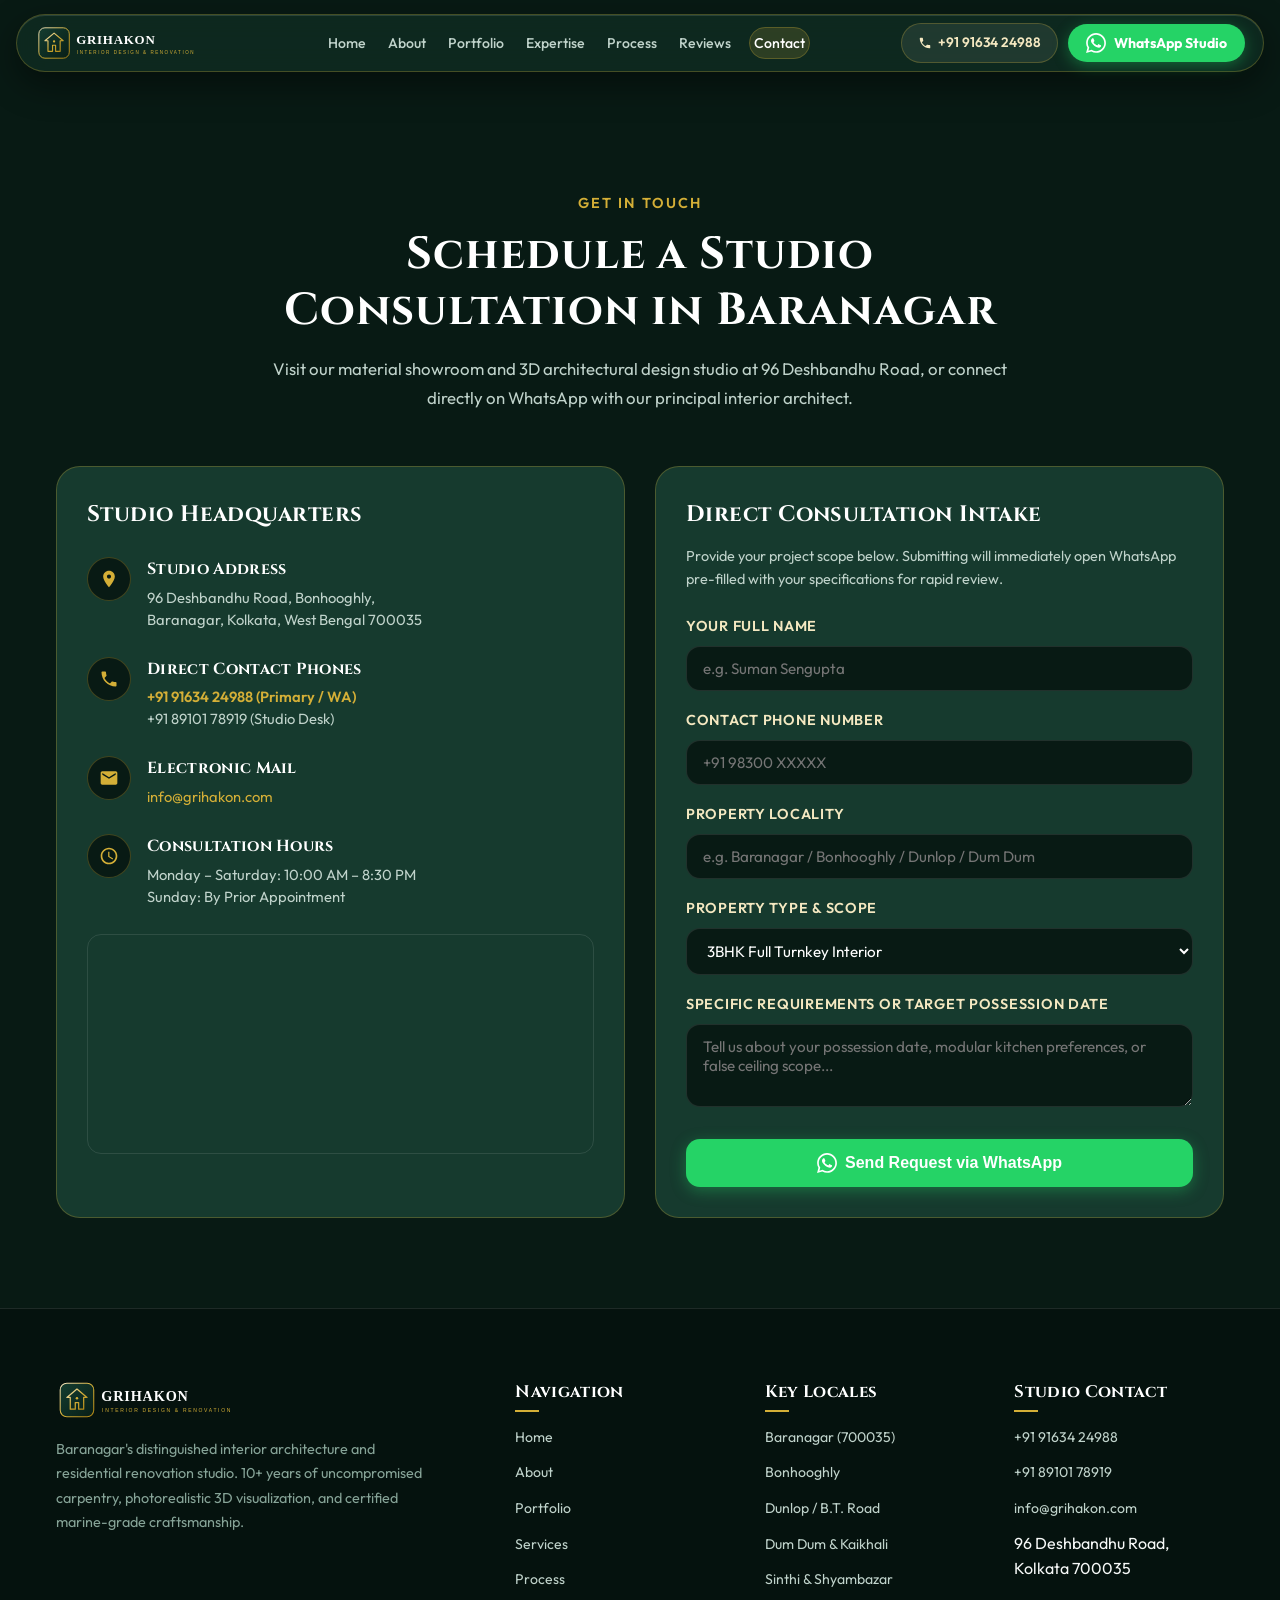
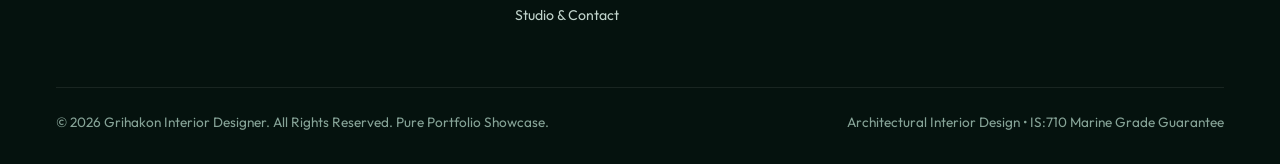
<file: contact.html>
<!DOCTYPE html>
<html lang="en">
<head>
  <meta charset="UTF-8">
  <meta name="viewport" content="width=device-width, initial-scale=1.0">
  <title>Contact &amp; Studio | Grihakon Interior Designer Baranagar, Kolkata</title>
  <meta name="description" content="Schedule a 3D architectural consultation at our Baranagar design studio: 96 Deshbandhu Road, Kolkata 700035. Direct WhatsApp and phone inquiries.">
  <link rel="icon" type="image/svg+xml" href="assets/images/favicon.svg">
  <link rel="icon" type="image/png" sizes="32x32" href="assets/images/favicon-32x32.png">
  <link rel="apple-touch-icon" href="assets/images/apple-touch-icon.png">
  <link rel="preconnect" href="https://fonts.googleapis.com">
  <link rel="preconnect" href="https://fonts.gstatic.com" crossorigin>
  <link href="https://fonts.googleapis.com/css2?family=Cinzel:wght@500;600;700&family=Outfit:wght@300;400;500;600;700&display=swap" rel="stylesheet">
  <link rel="stylesheet" href="style.css">
</head>
<body>

  <!-- TheDivine Floating Pill Navbar -->
  <header class="nav-header-wrapper">
    <nav class="the-divine-nav" aria-label="Main Navigation">
      <a href="index.html" class="nav-brand">
        <img src="assets/images/logo.svg" alt="Grihakon Interior Designer Logo">
      </a>
      <ul class="nav-links">
        <li><a href="index.html" class="nav-link">Home</a></li>
        <li><a href="about.html" class="nav-link">About</a></li>
        <li><a href="portfolio.html" class="nav-link">Portfolio</a></li>
        <li><a href="services.html" class="nav-link">Expertise</a></li>
        <li><a href="process.html" class="nav-link">Process</a></li>
        <li><a href="reviews.html" class="nav-link">Reviews</a></li>
        <li><a href="contact.html" class="nav-link active">Contact</a></li>
      </ul>
      <div class="nav-actions">
        <a href="tel:+919163424988" class="btn-nav-call" title="Call Grihakon Direct">
          <svg width="14" height="14" viewBox="0 0 24 24" fill="currentColor"><path d="M20 15.5c-1.2 0-2.4-.2-3.6-.6-.3-.1-.7 0-1 .2l-2.2 2.2c-2.8-1.4-5.1-3.8-6.6-6.6l2.2-2.2c.3-.3.4-.7.2-1-.4-1.1-.6-2.3-.6-3.5 0-.6-.4-1-1-1H4c-.6 0-1 .4-1 1 0 9.4 7.6 17 17 17 .6 0 1-.4 1-1v-3.5c0-.6-.4-1-1-1z"/></svg>
          +91 91634 24988
        </a>
        <a href="https://wa.me/919163424988?text=Hello%20Grihakon%20Interior%20Team!%20I%20would%20like%20to%20visit%20your%20Baranagar%20studio%20for%20a%20consultation." target="_blank" rel="noopener noreferrer" class="btn-nav-wa" title="WhatsApp Consultation">
          <svg class="wa-icon-white" viewBox="0 0 24 24"><path d="M.057 24l1.687-6.163c-1.041-1.804-1.588-3.849-1.587-5.946.003-6.556 5.338-11.891 11.893-11.891 3.181.001 6.167 1.24 8.413 3.488 2.245 2.248 3.481 5.236 3.48 8.414-.003 6.557-5.338 11.892-11.893 11.892-1.99-.001-3.951-.5-5.688-1.448l-6.305 1.654zm6.597-3.807c1.676.995 3.276 1.591 5.392 1.592 5.448 0 9.886-4.434 9.889-9.885.002-5.462-4.415-9.89-9.881-9.892-5.452 0-9.887 4.434-9.889 9.884-.001 2.225.651 3.891 1.746 5.634l-.999 3.648 3.742-.981zm11.387-5.464c-.074-.124-.272-.198-.57-.347-.297-.149-1.758-.868-2.031-.967-.272-.099-.47-.149-.669.149-.198.297-.768.967-.941 1.165-.173.198-.347.223-.644.074-.297-.149-1.255-.462-2.39-1.475-.883-.788-1.48-1.761-1.653-2.059-.173-.297-.018-.458.13-.606.134-.133.297-.347.446-.521.151-.172.2-.296.3-.495.099-.198.05-.372-.025-.521-.075-.148-.669-1.611-.916-2.206-.242-.579-.487-.501-.669-.51l-.57-.01c-.198 0-.52.074-.792.372s-1.04 1.016-1.04 2.479 1.065 2.876 1.213 3.074c.149.198 2.095 3.2 5.076 4.487.709.306 1.263.489 1.694.626.712.226 1.36.194 1.872.118.571-.085 1.758-.719 2.006-1.413.248-.695.248-1.29.173-1.414z"/></svg>
          WhatsApp Studio
        </a>
        <button class="mobile-nav-toggle" aria-label="Toggle navigation">
          <svg width="24" height="24" viewBox="0 0 24 24" stroke="currentColor" stroke-width="2" fill="none"><path d="M4 6h16M4 12h16M4 18h16"/></svg>
        </button>
      </div>
    </nav>
  </header>

  <!-- Mobile Drawer -->
  <div class="mobile-nav-drawer">
    <a href="index.html" class="nav-link">Home</a>
    <a href="about.html" class="nav-link">About</a>
    <a href="portfolio.html" class="nav-link">Portfolio</a>
    <a href="services.html" class="nav-link">Expertise</a>
    <a href="process.html" class="nav-link">Process</a>
    <a href="reviews.html" class="nav-link">Reviews</a>
    <a href="contact.html" class="nav-link active">Contact</a>
  </div>

  <main style="padding-top: 100px;">
    <section class="section">
      <div class="container">
        <div class="section-header">
          <span class="section-subtitle">Get in Touch</span>
          <h1 class="section-title">Schedule a Studio Consultation in Baranagar</h1>
          <p class="section-desc">
            Visit our material showroom and 3D architectural design studio at 96 Deshbandhu Road, or connect directly on WhatsApp with our principal interior architect.
          </p>
        </div>

        <div class="contact-grid">
          <!-- Contact Details Panel -->
          <div class="contact-info-panel">
            <h3 style="font-size: 1.4rem; color: #ffffff; margin-bottom: 24px;">Studio Headquarters</h3>

            <div class="contact-detail-row">
              <div class="contact-icon">
                <svg width="20" height="20" viewBox="0 0 24 24" fill="currentColor"><path d="M12 2C8.13 2 5 5.13 5 9c0 5.25 7 13 7 13s7-7.75 7-13c0-3.87-3.13-7-7-7zm0 9.5c-1.38 0-2.5-1.12-2.5-2.5s1.12-2.5 2.5-2.5 2.5 1.12 2.5 2.5-1.12 2.5-2.5 2.5z"/></svg>
              </div>
              <div class="contact-detail-text">
                <h4>Studio Address</h4>
                <p>96 Deshbandhu Road, Bonhooghly,<br>Baranagar, Kolkata, West Bengal 700035</p>
              </div>
            </div>

            <div class="contact-detail-row">
              <div class="contact-icon">
                <svg width="20" height="20" viewBox="0 0 24 24" fill="currentColor"><path d="M20 15.5c-1.2 0-2.4-.2-3.6-.6-.3-.1-.7 0-1 .2l-2.2 2.2c-2.8-1.4-5.1-3.8-6.6-6.6l2.2-2.2c.3-.3.4-.7.2-1-.4-1.1-.6-2.3-.6-3.5 0-.6-.4-1-1-1H4c-.6 0-1 .4-1 1 0 9.4 7.6 17 17 17 .6 0 1-.4 1-1v-3.5c0-.6-.4-1-1-1z"/></svg>
              </div>
              <div class="contact-detail-text">
                <h4>Direct Contact Phones</h4>
                <p>
                  <a href="tel:+919163424988" style="color: var(--accent-gold); font-weight: 600;">+91 91634 24988 (Primary / WA)</a><br>
                  <a href="tel:+918910178919" style="color: var(--text-secondary);">+91 89101 78919 (Studio Desk)</a>
                </p>
              </div>
            </div>

            <div class="contact-detail-row">
              <div class="contact-icon">
                <svg width="20" height="20" viewBox="0 0 24 24" fill="currentColor"><path d="M20 4H4c-1.1 0-1.99.9-1.99 2L2 18c0 1.1.9 2 2 2h16c1.1 0 2-.9 2-2V6c0-1.1-.9-2-2-2zm0 4l-8 5-8-5V6l8 5 8-5v2z"/></svg>
              </div>
              <div class="contact-detail-text">
                <h4>Electronic Mail</h4>
                <p><a href="mailto:info@grihakon.com" style="color: var(--accent-gold);">info@grihakon.com</a></p>
              </div>
            </div>

            <div class="contact-detail-row">
              <div class="contact-icon">
                <svg width="20" height="20" viewBox="0 0 24 24" fill="currentColor"><path d="M11.99 2C6.47 2 2 6.48 2 12s4.47 10 9.99 10C17.52 22 22 17.52 22 12S17.52 2 11.99 2zM12 20c-4.42 0-8-3.58-8-8s3.58-8 8-8 8 3.58 8 8-3.58 8-8 8zm.5-13H11v6l5.25 3.15.75-1.23-4.5-2.67z"/></svg>
              </div>
              <div class="contact-detail-text">
                <h4>Consultation Hours</h4>
                <p>Monday – Saturday: 10:00 AM – 8:30 PM<br>Sunday: By Prior Appointment</p>
              </div>
            </div>

            <!-- Map Frame -->
            <div class="map-frame-wrapper">
              <iframe 
                src="https://maps.google.com/maps?q=22.6459049,88.3729218&hl=en&z=15&output=embed"
                loading="lazy" 
                title="Grihakon Studio Google Maps Location"
                referrerpolicy="no-referrer-when-downgrade">
              </iframe>
            </div>
          </div>

          <!-- Interactive Consultation Request Form -->
          <div class="contact-info-panel">
            <h3 style="font-size: 1.4rem; color: #ffffff; margin-bottom: 12px;">Direct Consultation Intake</h3>
            <p style="color: var(--text-secondary); font-size: 0.9rem; margin-bottom: 24px; line-height: 1.6;">
              Provide your project scope below. Submitting will immediately open WhatsApp pre-filled with your specifications for rapid review.
            </p>

            <form id="consultationForm">
              <div class="form-group" style="margin-bottom: 18px;">
                <label for="formName">Your Full Name</label>
                <input type="text" id="formName" class="form-input" placeholder="e.g. Suman Sengupta" required>
              </div>

              <div class="form-group" style="margin-bottom: 18px;">
                <label for="formPhone">Contact Phone Number</label>
                <input type="tel" id="formPhone" class="form-input" placeholder="+91 98300 XXXXX" required>
              </div>

              <div class="form-group" style="margin-bottom: 18px;">
                <label for="formLocality">Property Locality</label>
                <input type="text" id="formLocality" class="form-input" placeholder="e.g. Baranagar / Bonhooghly / Dunlop / Dum Dum" required>
              </div>

              <div class="form-group" style="margin-bottom: 18px;">
                <label for="formProperty">Property Type &amp; Scope</label>
                <select id="formProperty" class="form-select">
                  <option value="2BHK Full Turnkey">2BHK Full Turnkey Interior</option>
                  <option value="3BHK Full Turnkey" selected>3BHK Full Turnkey Interior</option>
                  <option value="Modular Kitchen Only">Modular Kitchen &amp; Dining Spatial</option>
                  <option value="Civil Renovation &amp; Remodeling">Civil Renovation &amp; Remodeling</option>
                  <option value="Duplex / Independent Bungalow">Duplex / Independent Bungalow</option>
                </select>
              </div>

              <div class="form-group" style="margin-bottom: 24px;">
                <label for="formNotes">Specific Requirements or Target Possession Date</label>
                <textarea id="formNotes" class="form-textarea" rows="3" placeholder="Tell us about your possession date, modular kitchen preferences, or false ceiling scope..."></textarea>
              </div>

              <button type="submit" class="btn-nav-wa" style="width: 100%; justify-content: center; padding: 14px; font-size: 1rem; border-radius: var(--radius-md);">
                <svg class="wa-icon-white" viewBox="0 0 24 24"><path d="M.057 24l1.687-6.163c-1.041-1.804-1.588-3.849-1.587-5.946.003-6.556 5.338-11.891 11.893-11.891 3.181.001 6.167 1.24 8.413 3.488 2.245 2.248 3.481 5.236 3.48 8.414-.003 6.557-5.338 11.892-11.893 11.892-1.99-.001-3.951-.5-5.688-1.448l-6.305 1.654zm6.597-3.807c1.676.995 3.276 1.591 5.392 1.592 5.448 0 9.886-4.434 9.889-9.885.002-5.462-4.415-9.89-9.881-9.892-5.452 0-9.887 4.434-9.889 9.884-.001 2.225.651 3.891 1.746 5.634l-.999 3.648 3.742-.981zm11.387-5.464c-.074-.124-.272-.198-.57-.347-.297-.149-1.758-.868-2.031-.967-.272-.099-.47-.149-.669.149-.198.297-.768.967-.941 1.165-.173.198-.347.223-.644.074-.297-.149-1.255-.462-2.39-1.475-.883-.788-1.48-1.761-1.653-2.059-.173-.297-.018-.458.13-.606.134-.133.297-.347.446-.521.151-.172.2-.296.3-.495.099-.198.05-.372-.025-.521-.075-.148-.669-1.611-.916-2.206-.242-.579-.487-.501-.669-.51l-.57-.01c-.198 0-.52.074-.792.372s-1.04 1.016-1.04 2.479 1.065 2.876 1.213 3.074c.149.198 2.095 3.2 5.076 4.487.709.306 1.263.489 1.694.626.712.226 1.36.194 1.872.118.571-.085 1.758-.719 2.006-1.413.248-.695.248-1.29.173-1.414z"/></svg>
                Send Request via WhatsApp
              </button>
            </form>
          </div>
        </div>
      </div>
    </section>
  </main>

  <!-- Footer -->
  <footer class="site-footer">
    <div class="container">
      <div class="footer-grid">
        <div class="footer-brand">
          <img src="assets/images/logo.svg" alt="Grihakon Interior Designer" style="height: 42px;">
          <p>
            Baranagar's distinguished interior architecture and residential renovation studio. 10+ years of uncompromised carpentry, photorealistic 3D visualization, and certified marine-grade craftsmanship.
          </p>
        </div>
        <div class="footer-col">
          <h4>Navigation</h4>
          <ul>
            <li><a href="index.html">Home</a></li>
            <li><a href="about.html">About</a></li>
            <li><a href="portfolio.html">Portfolio</a></li>
            <li><a href="services.html">Services</a></li>
            <li><a href="process.html">Process</a></li>
            <li><a href="contact.html">Studio &amp; Contact</a></li>
          </ul>
        </div>
        <div class="footer-col">
          <h4>Key Locales</h4>
          <ul>
            <li><a href="contact.html">Baranagar (700035)</a></li>
            <li><a href="contact.html">Bonhooghly</a></li>
            <li><a href="contact.html">Dunlop / B.T. Road</a></li>
            <li><a href="contact.html">Dum Dum &amp; Kaikhali</a></li>
            <li><a href="contact.html">Sinthi &amp; Shyambazar</a></li>
          </ul>
        </div>
        <div class="footer-col">
          <h4>Studio Contact</h4>
          <ul>
            <li><a href="tel:+919163424988">+91 91634 24988</a></li>
            <li><a href="tel:+918910178919">+91 89101 78919</a></li>
            <li><a href="mailto:info@grihakon.com">info@grihakon.com</a></li>
            <li>96 Deshbandhu Road, Kolkata 700035</li>
          </ul>
        </div>
      </div>

      <div class="footer-bottom">
        <p>&copy; 2026 Grihakon Interior Designer. All Rights Reserved. Pure Portfolio Showcase.</p>
        <p>Architectural Interior Design &bull; IS:710 Marine Grade Guarantee</p>
      </div>
    </div>
  </footer>

  <script src="main.js"></script>
</body>
</html>
</file>
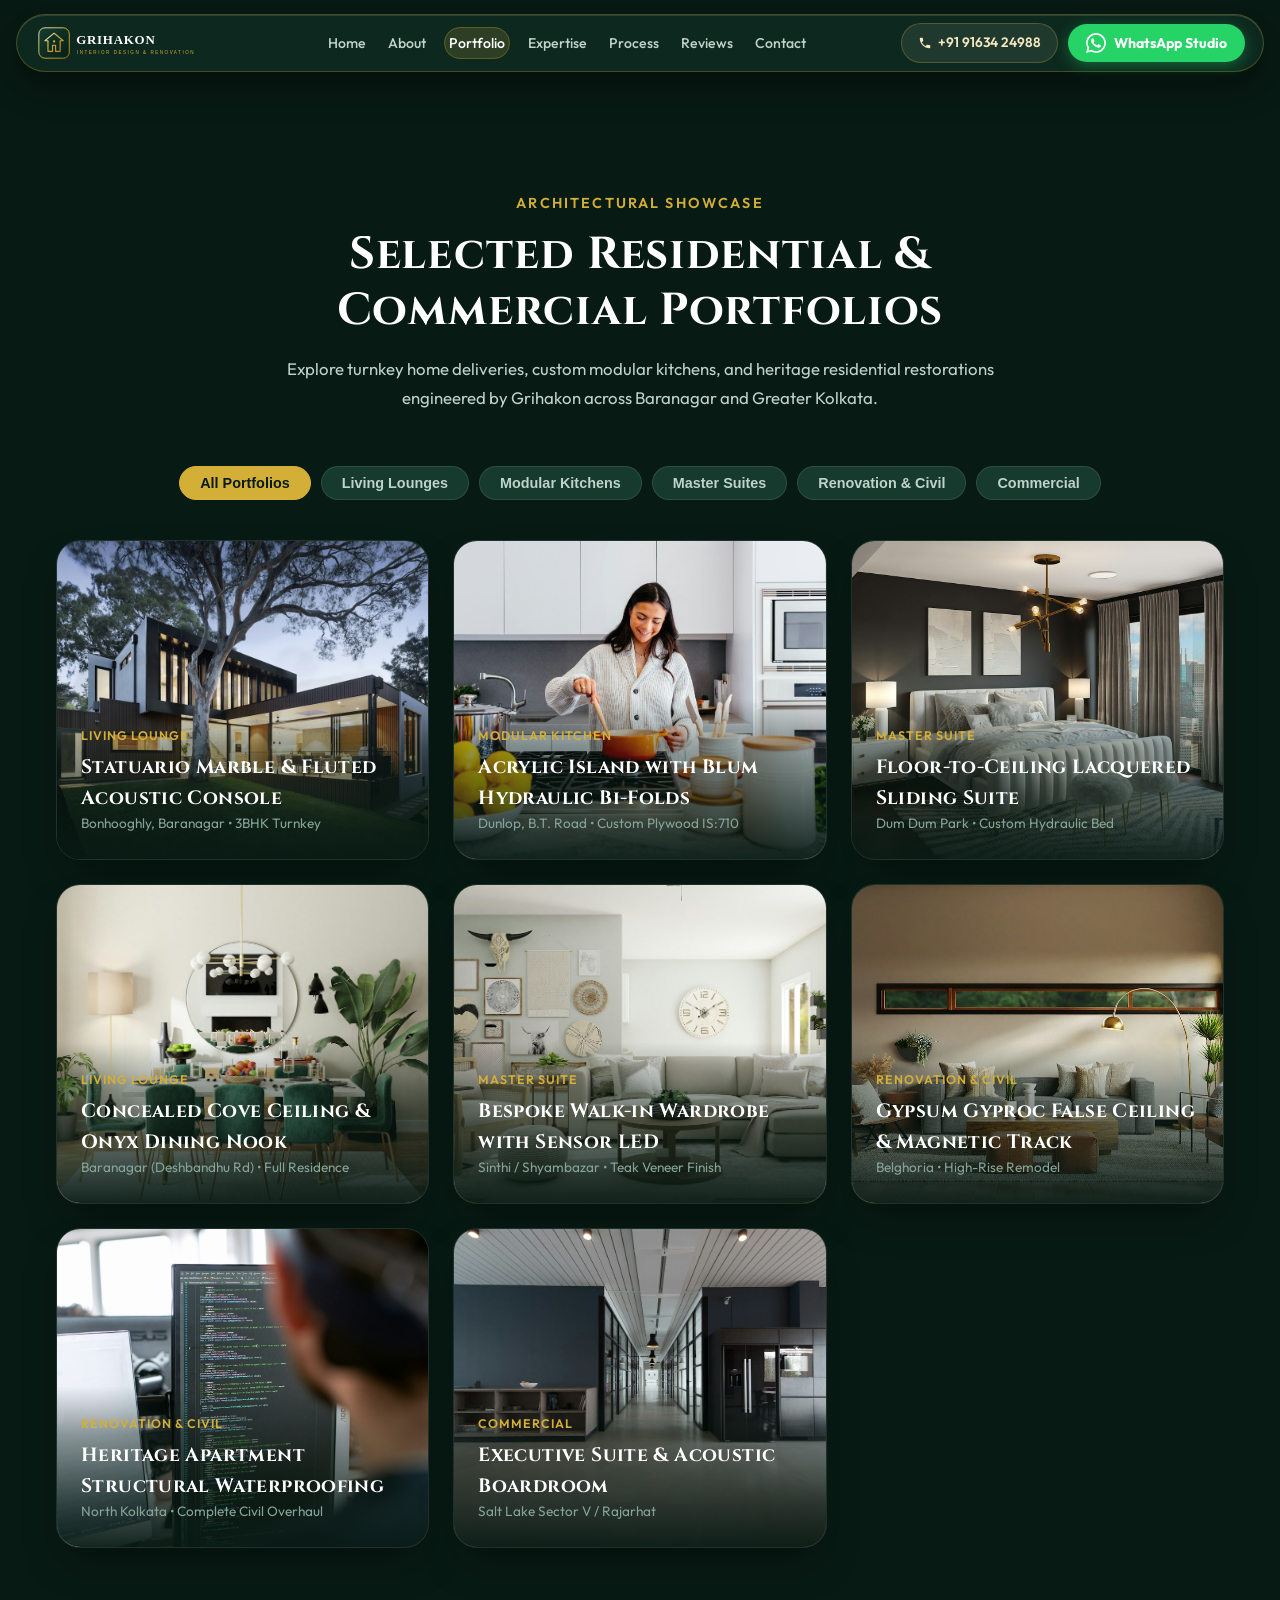
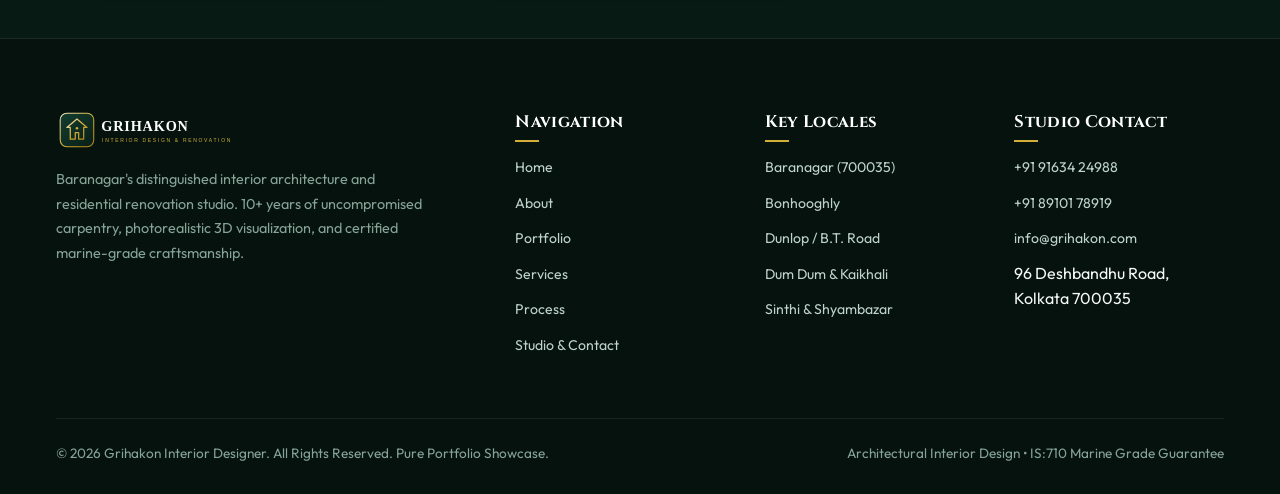
<file: portfolio.html>
<!DOCTYPE html>
<html lang="en">
<head>
  <meta charset="UTF-8">
  <meta name="viewport" content="width=device-width, initial-scale=1.0">
  <title>Curated Portfolios | Grihakon Interior Designer Baranagar, Kolkata</title>
  <meta name="description" content="Explore bespoke interior transformations across Baranagar, Bonhooghly, Dunlop, and Greater Kolkata. Living lounges, ergonomic modular kitchens, and master bedrooms.">
  <link rel="icon" type="image/svg+xml" href="assets/images/favicon.svg">
  <link rel="icon" type="image/png" sizes="32x32" href="assets/images/favicon-32x32.png">
  <link rel="apple-touch-icon" href="assets/images/apple-touch-icon.png">
  <link rel="preconnect" href="https://fonts.googleapis.com">
  <link rel="preconnect" href="https://fonts.gstatic.com" crossorigin>
  <link href="https://fonts.googleapis.com/css2?family=Cinzel:wght@500;600;700&family=Outfit:wght@300;400;500;600;700&display=swap" rel="stylesheet">
  <link rel="stylesheet" href="style.css">
</head>
<body>

  <!-- TheDivine Floating Pill Navbar -->
  <header class="nav-header-wrapper">
    <nav class="the-divine-nav" aria-label="Main Navigation">
      <a href="index.html" class="nav-brand">
        <img src="assets/images/logo.svg" alt="Grihakon Interior Designer Logo">
      </a>
      <ul class="nav-links">
        <li><a href="index.html" class="nav-link">Home</a></li>
        <li><a href="about.html" class="nav-link">About</a></li>
        <li><a href="portfolio.html" class="nav-link active">Portfolio</a></li>
        <li><a href="services.html" class="nav-link">Expertise</a></li>
        <li><a href="process.html" class="nav-link">Process</a></li>
        <li><a href="reviews.html" class="nav-link">Reviews</a></li>
        <li><a href="contact.html" class="nav-link">Contact</a></li>
      </ul>
      <div class="nav-actions">
        <a href="tel:+919163424988" class="btn-nav-call" title="Call Grihakon Direct">
          <svg width="14" height="14" viewBox="0 0 24 24" fill="currentColor"><path d="M20 15.5c-1.2 0-2.4-.2-3.6-.6-.3-.1-.7 0-1 .2l-2.2 2.2c-2.8-1.4-5.1-3.8-6.6-6.6l2.2-2.2c.3-.3.4-.7.2-1-.4-1.1-.6-2.3-.6-3.5 0-.6-.4-1-1-1H4c-.6 0-1 .4-1 1 0 9.4 7.6 17 17 17 .6 0 1-.4 1-1v-3.5c0-.6-.4-1-1-1z"/></svg>
          +91 91634 24988
        </a>
        <a href="https://wa.me/919163424988?text=Hello%20Grihakon%20Interior%20Team!%20I%20would%20like%20to%20review%20your%20project%20portfolios." target="_blank" rel="noopener noreferrer" class="btn-nav-wa" title="WhatsApp Consultation">
          <svg class="wa-icon-white" viewBox="0 0 24 24"><path d="M.057 24l1.687-6.163c-1.041-1.804-1.588-3.849-1.587-5.946.003-6.556 5.338-11.891 11.893-11.891 3.181.001 6.167 1.24 8.413 3.488 2.245 2.248 3.481 5.236 3.48 8.414-.003 6.557-5.338 11.892-11.893 11.892-1.99-.001-3.951-.5-5.688-1.448l-6.305 1.654zm6.597-3.807c1.676.995 3.276 1.591 5.392 1.592 5.448 0 9.886-4.434 9.889-9.885.002-5.462-4.415-9.89-9.881-9.892-5.452 0-9.887 4.434-9.889 9.884-.001 2.225.651 3.891 1.746 5.634l-.999 3.648 3.742-.981zm11.387-5.464c-.074-.124-.272-.198-.57-.347-.297-.149-1.758-.868-2.031-.967-.272-.099-.47-.149-.669.149-.198.297-.768.967-.941 1.165-.173.198-.347.223-.644.074-.297-.149-1.255-.462-2.39-1.475-.883-.788-1.48-1.761-1.653-2.059-.173-.297-.018-.458.13-.606.134-.133.297-.347.446-.521.151-.172.2-.296.3-.495.099-.198.05-.372-.025-.521-.075-.148-.669-1.611-.916-2.206-.242-.579-.487-.501-.669-.51l-.57-.01c-.198 0-.52.074-.792.372s-1.04 1.016-1.04 2.479 1.065 2.876 1.213 3.074c.149.198 2.095 3.2 5.076 4.487.709.306 1.263.489 1.694.626.712.226 1.36.194 1.872.118.571-.085 1.758-.719 2.006-1.413.248-.695.248-1.29.173-1.414z"/></svg>
          WhatsApp Studio
        </a>
        <button class="mobile-nav-toggle" aria-label="Toggle navigation">
          <svg width="24" height="24" viewBox="0 0 24 24" stroke="currentColor" stroke-width="2" fill="none"><path d="M4 6h16M4 12h16M4 18h16"/></svg>
        </button>
      </div>
    </nav>
  </header>

  <!-- Mobile Drawer -->
  <div class="mobile-nav-drawer">
    <a href="index.html" class="nav-link">Home</a>
    <a href="about.html" class="nav-link">About</a>
    <a href="portfolio.html" class="nav-link active">Portfolio</a>
    <a href="services.html" class="nav-link">Expertise</a>
    <a href="process.html" class="nav-link">Process</a>
    <a href="reviews.html" class="nav-link">Reviews</a>
    <a href="contact.html" class="nav-link">Contact</a>
  </div>

  <main style="padding-top: 100px;">
    <section class="section">
      <div class="container">
        <div class="section-header">
          <span class="section-subtitle">Architectural Showcase</span>
          <h1 class="section-title">Selected Residential &amp; Commercial Portfolios</h1>
          <p class="section-desc">
            Explore turnkey home deliveries, custom modular kitchens, and heritage residential restorations engineered by Grihakon across Baranagar and Greater Kolkata.
          </p>
        </div>

        <!-- Filter Rail -->
        <div class="filter-rail">
          <button class="filter-btn active" data-filter="all">All Portfolios</button>
          <button class="filter-btn" data-filter="living">Living Lounges</button>
          <button class="filter-btn" data-filter="kitchen">Modular Kitchens</button>
          <button class="filter-btn" data-filter="bedroom">Master Suites</button>
          <button class="filter-btn" data-filter="renovation">Renovation &amp; Civil</button>
          <button class="filter-btn" data-filter="commercial">Commercial</button>
        </div>

        <!-- Gallery Grid -->
        <div class="gallery-grid">
          <div class="gallery-item" data-category="living">
            <img src="assets/images/living-room-luxury.jpg" alt="Living Room Spatial Architecture" loading="lazy">
            <div class="gallery-info">
              <span class="gallery-category">Living Lounge</span>
              <h3 class="gallery-title">Statuario Marble &amp; Fluted Acoustic Console</h3>
              <p class="gallery-location">Bonhooghly, Baranagar • 3BHK Turnkey</p>
            </div>
          </div>

          <div class="gallery-item" data-category="kitchen">
            <img src="assets/images/modular-kitchen-island.jpg" alt="Modular Kitchen Island" loading="lazy">
            <div class="gallery-info">
              <span class="gallery-category">Modular Kitchen</span>
              <h3 class="gallery-title">Acrylic Island with Blum Hydraulic Bi-Folds</h3>
              <p class="gallery-location">Dunlop, B.T. Road • Custom Plywood IS:710</p>
            </div>
          </div>

          <div class="gallery-item" data-category="bedroom">
            <img src="assets/images/master-bedroom-suite.jpg" alt="Master Bedroom Suite" loading="lazy">
            <div class="gallery-info">
              <span class="gallery-category">Master Suite</span>
              <h3 class="gallery-title">Floor-to-Ceiling Lacquered Sliding Suite</h3>
              <p class="gallery-location">Dum Dum Park • Custom Hydraulic Bed</p>
            </div>
          </div>

          <div class="gallery-item" data-category="living">
            <img src="assets/images/dining-cove-lighting.jpg" alt="Dining & Cove Lighting" loading="lazy">
            <div class="gallery-info">
              <span class="gallery-category">Living Lounge</span>
              <h3 class="gallery-title">Concealed Cove Ceiling &amp; Onyx Dining Nook</h3>
              <p class="gallery-location">Baranagar (Deshbandhu Rd) • Full Residence</p>
            </div>
          </div>

          <div class="gallery-item" data-category="bedroom">
            <img src="assets/images/walkin-wardrobe-closet.jpg" alt="Walk-in Wardrobe Closet" loading="lazy">
            <div class="gallery-info">
              <span class="gallery-category">Master Suite</span>
              <h3 class="gallery-title">Bespoke Walk-in Wardrobe with Sensor LED</h3>
              <p class="gallery-location">Sinthi / Shyambazar • Teak Veneer Finish</p>
            </div>
          </div>

          <div class="gallery-item" data-category="renovation">
            <img src="assets/images/false-ceiling-lighting.jpg" alt="False Ceiling and Smart Profiles" loading="lazy">
            <div class="gallery-info">
              <span class="gallery-category">Renovation &amp; Civil</span>
              <h3 class="gallery-title">Gypsum Gyproc False Ceiling &amp; Magnetic Track</h3>
              <p class="gallery-location">Belghoria • High-Rise Remodel</p>
            </div>
          </div>

          <div class="gallery-item" data-category="renovation">
            <img src="assets/images/renovation-civil-work.jpg" alt="Civil Renovation & Waterproofing" loading="lazy">
            <div class="gallery-info">
              <span class="gallery-category">Renovation &amp; Civil</span>
              <h3 class="gallery-title">Heritage Apartment Structural Waterproofing</h3>
              <p class="gallery-location">North Kolkata • Complete Civil Overhaul</p>
            </div>
          </div>

          <div class="gallery-item" data-category="commercial">
            <img src="assets/images/commercial-office-interior.jpg" alt="Commercial Office Interior" loading="lazy">
            <div class="gallery-info">
              <span class="gallery-category">Commercial</span>
              <h3 class="gallery-title">Executive Suite &amp; Acoustic Boardroom</h3>
              <p class="gallery-location">Salt Lake Sector V / Rajarhat</p>
            </div>
          </div>
        </div>
      </div>
    </section>
  </main>

  <!-- Footer -->
  <footer class="site-footer">
    <div class="container">
      <div class="footer-grid">
        <div class="footer-brand">
          <img src="assets/images/logo.svg" alt="Grihakon Interior Designer" style="height: 42px;">
          <p>
            Baranagar's distinguished interior architecture and residential renovation studio. 10+ years of uncompromised carpentry, photorealistic 3D visualization, and certified marine-grade craftsmanship.
          </p>
        </div>
        <div class="footer-col">
          <h4>Navigation</h4>
          <ul>
            <li><a href="index.html">Home</a></li>
            <li><a href="about.html">About</a></li>
            <li><a href="portfolio.html">Portfolio</a></li>
            <li><a href="services.html">Services</a></li>
            <li><a href="process.html">Process</a></li>
            <li><a href="contact.html">Studio &amp; Contact</a></li>
          </ul>
        </div>
        <div class="footer-col">
          <h4>Key Locales</h4>
          <ul>
            <li><a href="contact.html">Baranagar (700035)</a></li>
            <li><a href="contact.html">Bonhooghly</a></li>
            <li><a href="contact.html">Dunlop / B.T. Road</a></li>
            <li><a href="contact.html">Dum Dum &amp; Kaikhali</a></li>
            <li><a href="contact.html">Sinthi &amp; Shyambazar</a></li>
          </ul>
        </div>
        <div class="footer-col">
          <h4>Studio Contact</h4>
          <ul>
            <li><a href="tel:+919163424988">+91 91634 24988</a></li>
            <li><a href="tel:+918910178919">+91 89101 78919</a></li>
            <li><a href="mailto:info@grihakon.com">info@grihakon.com</a></li>
            <li>96 Deshbandhu Road, Kolkata 700035</li>
          </ul>
        </div>
      </div>

      <div class="footer-bottom">
        <p>&copy; 2026 Grihakon Interior Designer. All Rights Reserved. Pure Portfolio Showcase.</p>
        <p>Architectural Interior Design &bull; IS:710 Marine Grade Guarantee</p>
      </div>
    </div>
  </footer>

  <script src="main.js"></script>
</body>
</html>
</file>
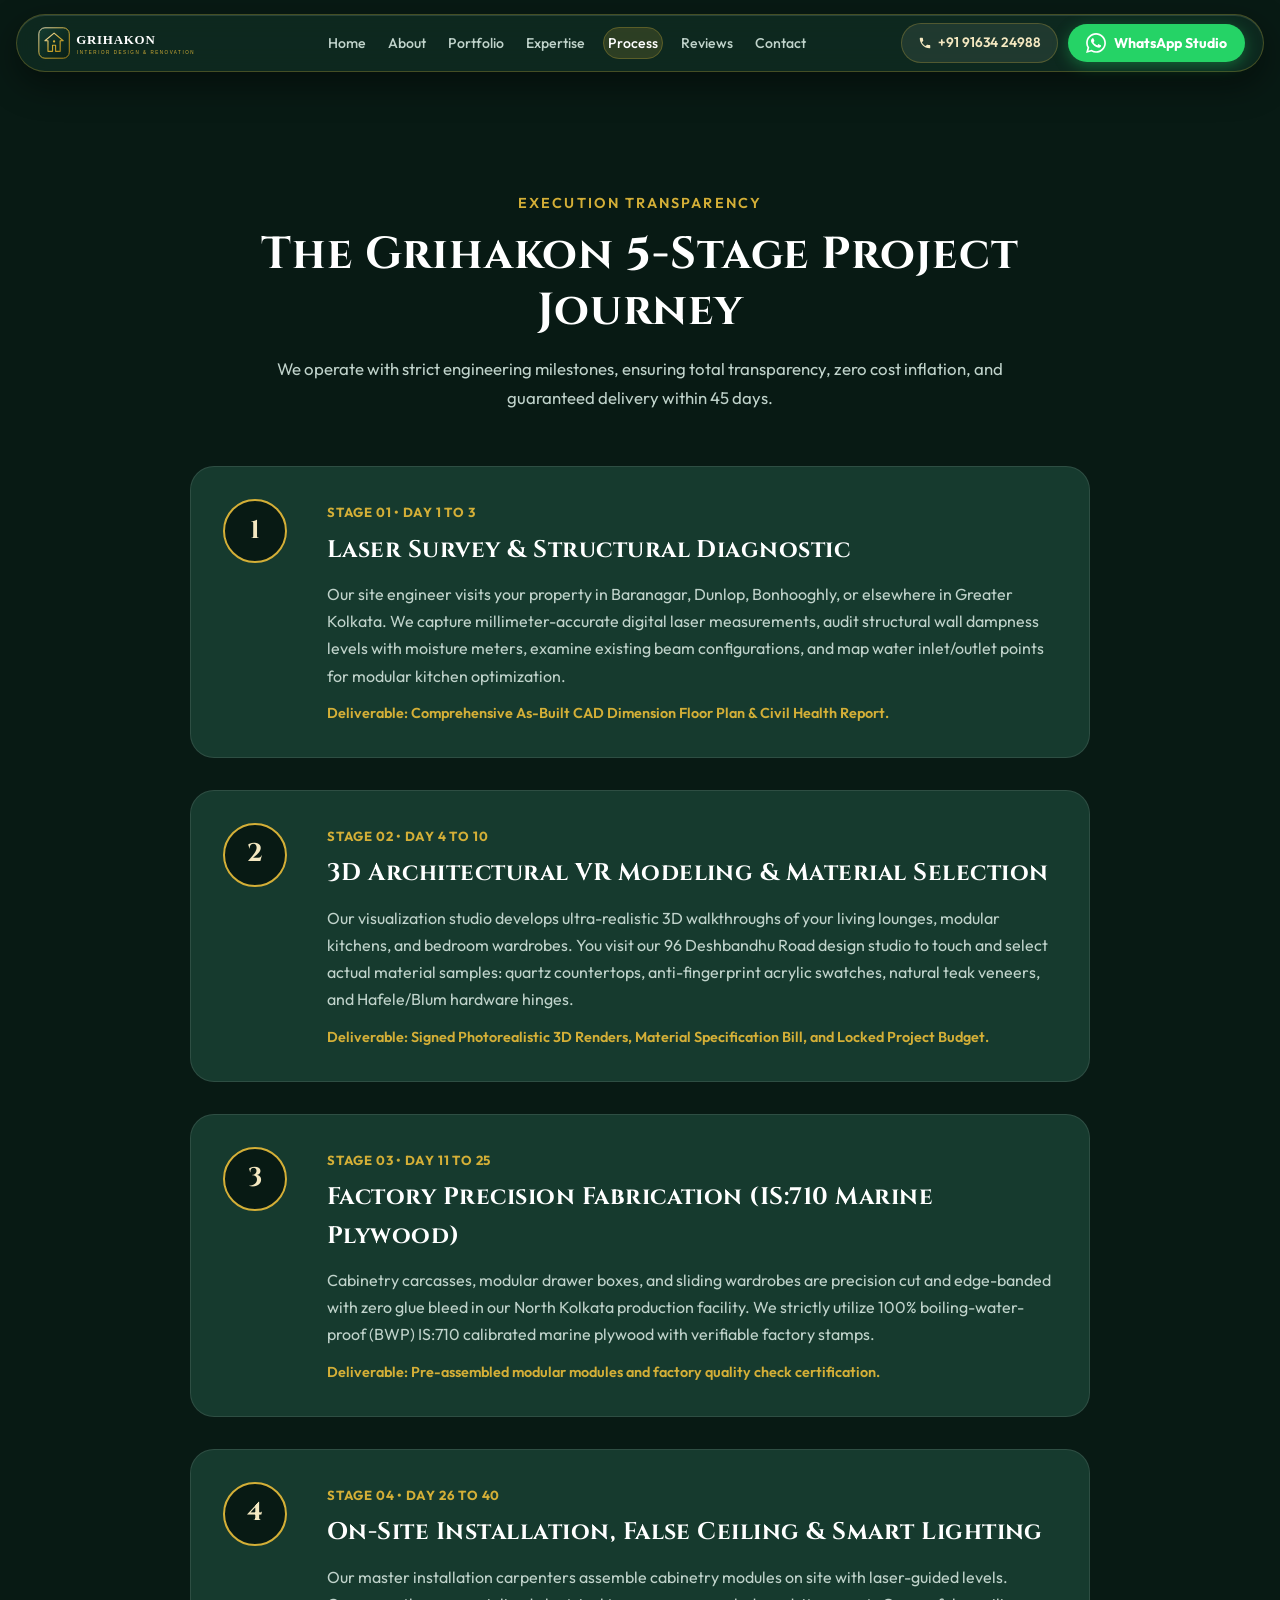
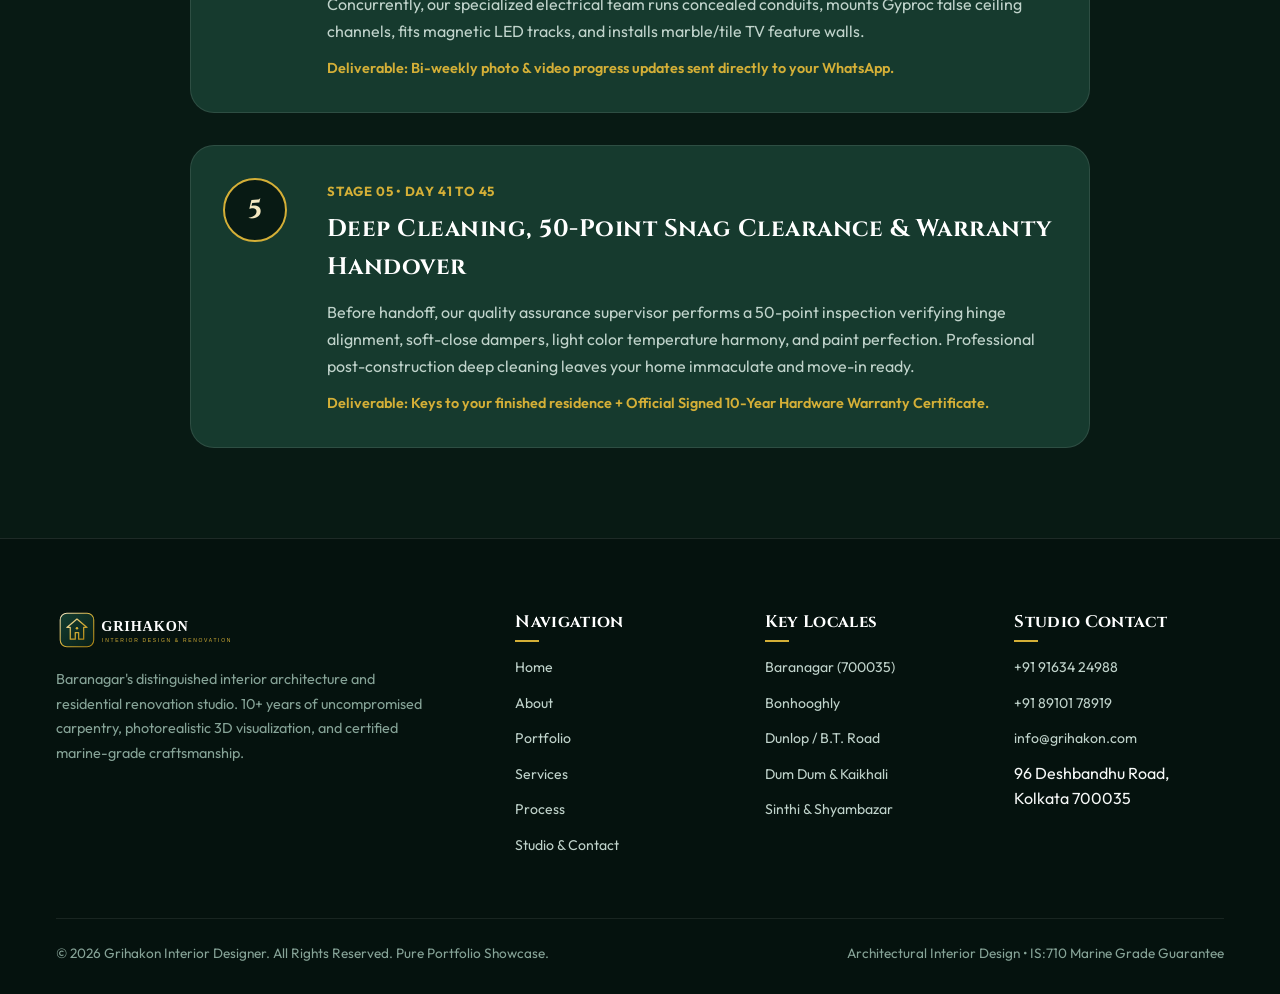
<file: process.html>
<!DOCTYPE html>
<html lang="en">
<head>
  <meta charset="UTF-8">
  <meta name="viewport" content="width=device-width, initial-scale=1.0">
  <title>5-Stage Execution Journey | Grihakon Interior Designer Baranagar, Kolkata</title>
  <meta name="description" content="Discover Grihakon's 5-Stage turnkey execution journey: Laser measurement, 3D VR renders, IS:710 material curation, master carpentry, and 45-day handover with a 10-year warranty.">
  <link rel="icon" type="image/svg+xml" href="assets/images/favicon.svg">
  <link rel="icon" type="image/png" sizes="32x32" href="assets/images/favicon-32x32.png">
  <link rel="apple-touch-icon" href="assets/images/apple-touch-icon.png">
  <link rel="preconnect" href="https://fonts.googleapis.com">
  <link rel="preconnect" href="https://fonts.gstatic.com" crossorigin>
  <link href="https://fonts.googleapis.com/css2?family=Cinzel:wght@500;600;700&family=Outfit:wght@300;400;500;600;700&display=swap" rel="stylesheet">
  <link rel="stylesheet" href="style.css">
</head>
<body>

  <!-- TheDivine Floating Pill Navbar -->
  <header class="nav-header-wrapper">
    <nav class="the-divine-nav" aria-label="Main Navigation">
      <a href="index.html" class="nav-brand">
        <img src="assets/images/logo.svg" alt="Grihakon Interior Designer Logo">
      </a>
      <ul class="nav-links">
        <li><a href="index.html" class="nav-link">Home</a></li>
        <li><a href="about.html" class="nav-link">About</a></li>
        <li><a href="portfolio.html" class="nav-link">Portfolio</a></li>
        <li><a href="services.html" class="nav-link">Expertise</a></li>
        <li><a href="process.html" class="nav-link active">Process</a></li>
        <li><a href="reviews.html" class="nav-link">Reviews</a></li>
        <li><a href="contact.html" class="nav-link">Contact</a></li>
      </ul>
      <div class="nav-actions">
        <a href="tel:+919163424988" class="btn-nav-call" title="Call Grihakon Direct">
          <svg width="14" height="14" viewBox="0 0 24 24" fill="currentColor"><path d="M20 15.5c-1.2 0-2.4-.2-3.6-.6-.3-.1-.7 0-1 .2l-2.2 2.2c-2.8-1.4-5.1-3.8-6.6-6.6l2.2-2.2c.3-.3.4-.7.2-1-.4-1.1-.6-2.3-.6-3.5 0-.6-.4-1-1-1H4c-.6 0-1 .4-1 1 0 9.4 7.6 17 17 17 .6 0 1-.4 1-1v-3.5c0-.6-.4-1-1-1z"/></svg>
          +91 91634 24988
        </a>
        <a href="https://wa.me/919163424988?text=Hello%20Grihakon%20Interior%20Team!%20I%20would%20like%20to%20know%20more%20about%20your%205-Stage%20Execution%20Process." target="_blank" rel="noopener noreferrer" class="btn-nav-wa" title="WhatsApp Consultation">
          <svg class="wa-icon-white" viewBox="0 0 24 24"><path d="M.057 24l1.687-6.163c-1.041-1.804-1.588-3.849-1.587-5.946.003-6.556 5.338-11.891 11.893-11.891 3.181.001 6.167 1.24 8.413 3.488 2.245 2.248 3.481 5.236 3.48 8.414-.003 6.557-5.338 11.892-11.893 11.892-1.99-.001-3.951-.5-5.688-1.448l-6.305 1.654zm6.597-3.807c1.676.995 3.276 1.591 5.392 1.592 5.448 0 9.886-4.434 9.889-9.885.002-5.462-4.415-9.89-9.881-9.892-5.452 0-9.887 4.434-9.889 9.884-.001 2.225.651 3.891 1.746 5.634l-.999 3.648 3.742-.981zm11.387-5.464c-.074-.124-.272-.198-.57-.347-.297-.149-1.758-.868-2.031-.967-.272-.099-.47-.149-.669.149-.198.297-.768.967-.941 1.165-.173.198-.347.223-.644.074-.297-.149-1.255-.462-2.39-1.475-.883-.788-1.48-1.761-1.653-2.059-.173-.297-.018-.458.13-.606.134-.133.297-.347.446-.521.151-.172.2-.296.3-.495.099-.198.05-.372-.025-.521-.075-.148-.669-1.611-.916-2.206-.242-.579-.487-.501-.669-.51l-.57-.01c-.198 0-.52.074-.792.372s-1.04 1.016-1.04 2.479 1.065 2.876 1.213 3.074c.149.198 2.095 3.2 5.076 4.487.709.306 1.263.489 1.694.626.712.226 1.36.194 1.872.118.571-.085 1.758-.719 2.006-1.413.248-.695.248-1.29.173-1.414z"/></svg>
          WhatsApp Studio
        </a>
        <button class="mobile-nav-toggle" aria-label="Toggle navigation">
          <svg width="24" height="24" viewBox="0 0 24 24" stroke="currentColor" stroke-width="2" fill="none"><path d="M4 6h16M4 12h16M4 18h16"/></svg>
        </button>
      </div>
    </nav>
  </header>

  <!-- Mobile Drawer -->
  <div class="mobile-nav-drawer">
    <a href="index.html" class="nav-link">Home</a>
    <a href="about.html" class="nav-link">About</a>
    <a href="portfolio.html" class="nav-link">Portfolio</a>
    <a href="services.html" class="nav-link">Expertise</a>
    <a href="process.html" class="nav-link active">Process</a>
    <a href="reviews.html" class="nav-link">Reviews</a>
    <a href="contact.html" class="nav-link">Contact</a>
  </div>

  <main style="padding-top: 100px;">
    <section class="section">
      <div class="container">
        <div class="section-header">
          <span class="section-subtitle">Execution Transparency</span>
          <h1 class="section-title">The Grihakon 5-Stage Project Journey</h1>
          <p class="section-desc">
            We operate with strict engineering milestones, ensuring total transparency, zero cost inflation, and guaranteed delivery within 45 days.
          </p>
        </div>

        <div style="display: flex; flex-direction: column; gap: 32px; max-width: 900px; margin: 0 auto;">
          <!-- Stage 1 -->
          <div class="card-luxury" style="padding: 32px; display: grid; grid-template-columns: 80px 1fr; gap: 24px; align-items: start;">
            <div class="step-num" style="margin: 0; width: 64px; height: 64px; font-size: 1.6rem;">1</div>
            <div>
              <span class="est-badge">Stage 01 • Day 1 to 3</span>
              <h2 style="font-size: 1.5rem; margin: 6px 0 12px; color: #ffffff;">Laser Survey &amp; Structural Diagnostic</h2>
              <p style="color: var(--text-secondary); line-height: 1.7; margin-bottom: 12px;">
                Our site engineer visits your property in Baranagar, Dunlop, Bonhooghly, or elsewhere in Greater Kolkata. We capture millimeter-accurate digital laser measurements, audit structural wall dampness levels with moisture meters, examine existing beam configurations, and map water inlet/outlet points for modular kitchen optimization.
              </p>
              <p style="color: var(--accent-gold); font-size: 0.9rem; font-weight: 600;">
                Deliverable: Comprehensive As-Built CAD Dimension Floor Plan &amp; Civil Health Report.
              </p>
            </div>
          </div>

          <!-- Stage 2 -->
          <div class="card-luxury" style="padding: 32px; display: grid; grid-template-columns: 80px 1fr; gap: 24px; align-items: start;">
            <div class="step-num" style="margin: 0; width: 64px; height: 64px; font-size: 1.6rem;">2</div>
            <div>
              <span class="est-badge">Stage 02 • Day 4 to 10</span>
              <h2 style="font-size: 1.5rem; margin: 6px 0 12px; color: #ffffff;">3D Architectural VR Modeling &amp; Material Selection</h2>
              <p style="color: var(--text-secondary); line-height: 1.7; margin-bottom: 12px;">
                Our visualization studio develops ultra-realistic 3D walkthroughs of your living lounges, modular kitchens, and bedroom wardrobes. You visit our 96 Deshbandhu Road design studio to touch and select actual material samples: quartz countertops, anti-fingerprint acrylic swatches, natural teak veneers, and Hafele/Blum hardware hinges.
              </p>
              <p style="color: var(--accent-gold); font-size: 0.9rem; font-weight: 600;">
                Deliverable: Signed Photorealistic 3D Renders, Material Specification Bill, and Locked Project Budget.
              </p>
            </div>
          </div>

          <!-- Stage 3 -->
          <div class="card-luxury" style="padding: 32px; display: grid; grid-template-columns: 80px 1fr; gap: 24px; align-items: start;">
            <div class="step-num" style="margin: 0; width: 64px; height: 64px; font-size: 1.6rem;">3</div>
            <div>
              <span class="est-badge">Stage 03 • Day 11 to 25</span>
              <h2 style="font-size: 1.5rem; margin: 6px 0 12px; color: #ffffff;">Factory Precision Fabrication (IS:710 Marine Plywood)</h2>
              <p style="color: var(--text-secondary); line-height: 1.7; margin-bottom: 12px;">
                Cabinetry carcasses, modular drawer boxes, and sliding wardrobes are precision cut and edge-banded with zero glue bleed in our North Kolkata production facility. We strictly utilize 100% boiling-water-proof (BWP) IS:710 calibrated marine plywood with verifiable factory stamps.
              </p>
              <p style="color: var(--accent-gold); font-size: 0.9rem; font-weight: 600;">
                Deliverable: Pre-assembled modular modules and factory quality check certification.
              </p>
            </div>
          </div>

          <!-- Stage 4 -->
          <div class="card-luxury" style="padding: 32px; display: grid; grid-template-columns: 80px 1fr; gap: 24px; align-items: start;">
            <div class="step-num" style="margin: 0; width: 64px; height: 64px; font-size: 1.6rem;">4</div>
            <div>
              <span class="est-badge">Stage 04 • Day 26 to 40</span>
              <h2 style="font-size: 1.5rem; margin: 6px 0 12px; color: #ffffff;">On-Site Installation, False Ceiling &amp; Smart Lighting</h2>
              <p style="color: var(--text-secondary); line-height: 1.7; margin-bottom: 12px;">
                Our master installation carpenters assemble cabinetry modules on site with laser-guided levels. Concurrently, our specialized electrical team runs concealed conduits, mounts Gyproc false ceiling channels, fits magnetic LED tracks, and installs marble/tile TV feature walls.
              </p>
              <p style="color: var(--accent-gold); font-size: 0.9rem; font-weight: 600;">
                Deliverable: Bi-weekly photo &amp; video progress updates sent directly to your WhatsApp.
              </p>
            </div>
          </div>

          <!-- Stage 5 -->
          <div class="card-luxury" style="padding: 32px; display: grid; grid-template-columns: 80px 1fr; gap: 24px; align-items: start;">
            <div class="step-num" style="margin: 0; width: 64px; height: 64px; font-size: 1.6rem;">5</div>
            <div>
              <span class="est-badge">Stage 05 • Day 41 to 45</span>
              <h2 style="font-size: 1.5rem; margin: 6px 0 12px; color: #ffffff;">Deep Cleaning, 50-Point Snag Clearance &amp; Warranty Handover</h2>
              <p style="color: var(--text-secondary); line-height: 1.7; margin-bottom: 12px;">
                Before handoff, our quality assurance supervisor performs a 50-point inspection verifying hinge alignment, soft-close dampers, light color temperature harmony, and paint perfection. Professional post-construction deep cleaning leaves your home immaculate and move-in ready.
              </p>
              <p style="color: var(--accent-gold); font-size: 0.9rem; font-weight: 600;">
                Deliverable: Keys to your finished residence + Official Signed 10-Year Hardware Warranty Certificate.
              </p>
            </div>
          </div>
        </div>
      </div>
    </section>
  </main>

  <!-- Footer -->
  <footer class="site-footer">
    <div class="container">
      <div class="footer-grid">
        <div class="footer-brand">
          <img src="assets/images/logo.svg" alt="Grihakon Interior Designer" style="height: 42px;">
          <p>
            Baranagar's distinguished interior architecture and residential renovation studio. 10+ years of uncompromised carpentry, photorealistic 3D visualization, and certified marine-grade craftsmanship.
          </p>
        </div>
        <div class="footer-col">
          <h4>Navigation</h4>
          <ul>
            <li><a href="index.html">Home</a></li>
            <li><a href="about.html">About</a></li>
            <li><a href="portfolio.html">Portfolio</a></li>
            <li><a href="services.html">Services</a></li>
            <li><a href="process.html">Process</a></li>
            <li><a href="contact.html">Studio &amp; Contact</a></li>
          </ul>
        </div>
        <div class="footer-col">
          <h4>Key Locales</h4>
          <ul>
            <li><a href="contact.html">Baranagar (700035)</a></li>
            <li><a href="contact.html">Bonhooghly</a></li>
            <li><a href="contact.html">Dunlop / B.T. Road</a></li>
            <li><a href="contact.html">Dum Dum &amp; Kaikhali</a></li>
            <li><a href="contact.html">Sinthi &amp; Shyambazar</a></li>
          </ul>
        </div>
        <div class="footer-col">
          <h4>Studio Contact</h4>
          <ul>
            <li><a href="tel:+919163424988">+91 91634 24988</a></li>
            <li><a href="tel:+918910178919">+91 89101 78919</a></li>
            <li><a href="mailto:info@grihakon.com">info@grihakon.com</a></li>
            <li>96 Deshbandhu Road, Kolkata 700035</li>
          </ul>
        </div>
      </div>

      <div class="footer-bottom">
        <p>&copy; 2026 Grihakon Interior Designer. All Rights Reserved. Pure Portfolio Showcase.</p>
        <p>Architectural Interior Design &bull; IS:710 Marine Grade Guarantee</p>
      </div>
    </div>
  </footer>

  <script src="main.js"></script>
</body>
</html>
</file>
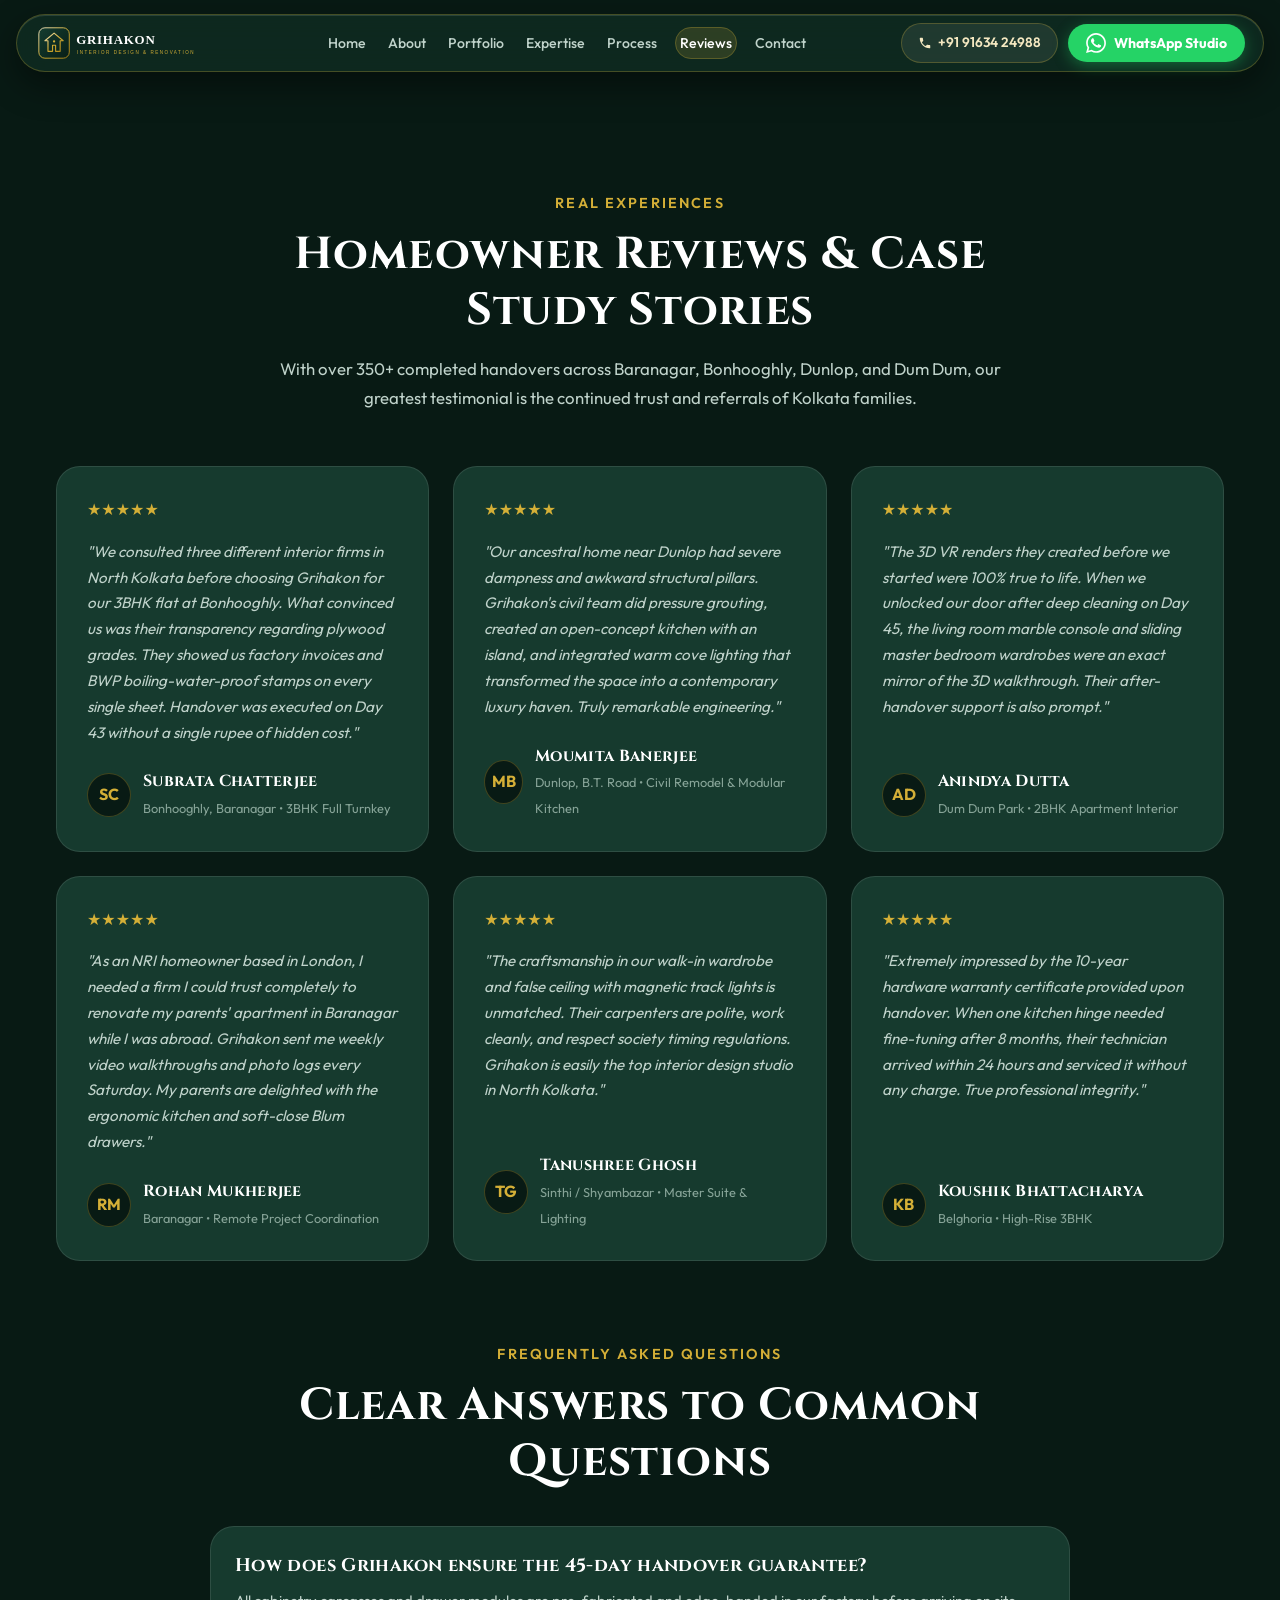
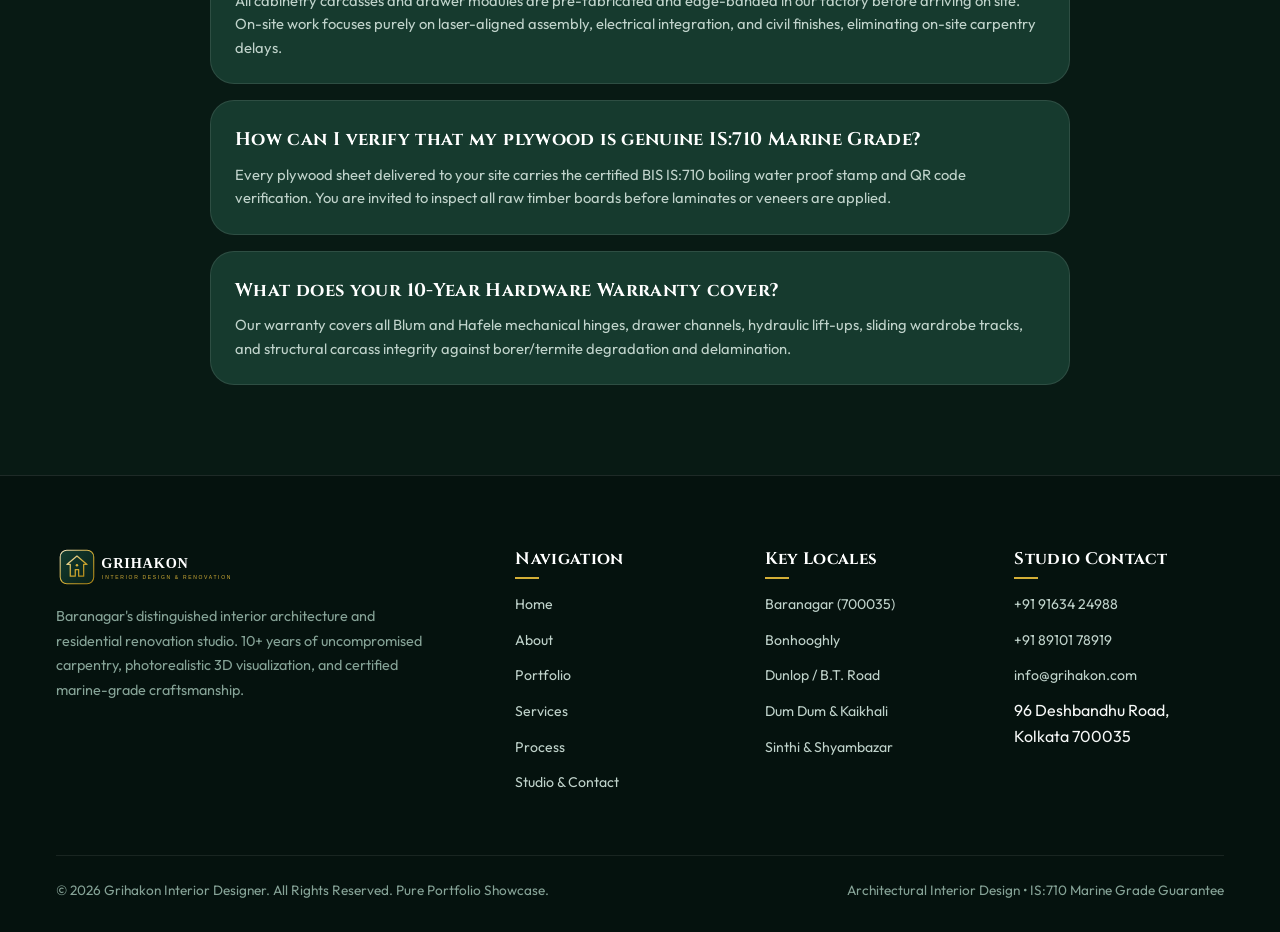
<file: reviews.html>
<!DOCTYPE html>
<html lang="en">
<head>
  <meta charset="UTF-8">
  <meta name="viewport" content="width=device-width, initial-scale=1.0">
  <title>Client Reviews &amp; Testimonials | Grihakon Interior Designer Baranagar, Kolkata</title>
  <meta name="description" content="Verified client reviews and case studies for Grihakon Interior Designer across Baranagar, Bonhooghly, Dunlop, and Greater Kolkata. 10+ years of high-trust home handovers.">
  <link rel="icon" type="image/svg+xml" href="assets/images/favicon.svg">
  <link rel="icon" type="image/png" sizes="32x32" href="assets/images/favicon-32x32.png">
  <link rel="apple-touch-icon" href="assets/images/apple-touch-icon.png">
  <link rel="preconnect" href="https://fonts.googleapis.com">
  <link rel="preconnect" href="https://fonts.gstatic.com" crossorigin>
  <link href="https://fonts.googleapis.com/css2?family=Cinzel:wght@500;600;700&family=Outfit:wght@300;400;500;600;700&display=swap" rel="stylesheet">
  <link rel="stylesheet" href="style.css">
</head>
<body>

  <!-- TheDivine Floating Pill Navbar -->
  <header class="nav-header-wrapper">
    <nav class="the-divine-nav" aria-label="Main Navigation">
      <a href="index.html" class="nav-brand">
        <img src="assets/images/logo.svg" alt="Grihakon Interior Designer Logo">
      </a>
      <ul class="nav-links">
        <li><a href="index.html" class="nav-link">Home</a></li>
        <li><a href="about.html" class="nav-link">About</a></li>
        <li><a href="portfolio.html" class="nav-link">Portfolio</a></li>
        <li><a href="services.html" class="nav-link">Expertise</a></li>
        <li><a href="process.html" class="nav-link">Process</a></li>
        <li><a href="reviews.html" class="nav-link active">Reviews</a></li>
        <li><a href="contact.html" class="nav-link">Contact</a></li>
      </ul>
      <div class="nav-actions">
        <a href="tel:+919163424988" class="btn-nav-call" title="Call Grihakon Direct">
          <svg width="14" height="14" viewBox="0 0 24 24" fill="currentColor"><path d="M20 15.5c-1.2 0-2.4-.2-3.6-.6-.3-.1-.7 0-1 .2l-2.2 2.2c-2.8-1.4-5.1-3.8-6.6-6.6l2.2-2.2c.3-.3.4-.7.2-1-.4-1.1-.6-2.3-.6-3.5 0-.6-.4-1-1-1H4c-.6 0-1 .4-1 1 0 9.4 7.6 17 17 17 .6 0 1-.4 1-1v-3.5c0-.6-.4-1-1-1z"/></svg>
          +91 91634 24988
        </a>
        <a href="https://wa.me/919163424988?text=Hello%20Grihakon%20Interior%20Team!%20I%20would%20like%20to%20read%20more%20client%20case%20studies." target="_blank" rel="noopener noreferrer" class="btn-nav-wa" title="WhatsApp Consultation">
          <svg class="wa-icon-white" viewBox="0 0 24 24"><path d="M.057 24l1.687-6.163c-1.041-1.804-1.588-3.849-1.587-5.946.003-6.556 5.338-11.891 11.893-11.891 3.181.001 6.167 1.24 8.413 3.488 2.245 2.248 3.481 5.236 3.48 8.414-.003 6.557-5.338 11.892-11.893 11.892-1.99-.001-3.951-.5-5.688-1.448l-6.305 1.654zm6.597-3.807c1.676.995 3.276 1.591 5.392 1.592 5.448 0 9.886-4.434 9.889-9.885.002-5.462-4.415-9.89-9.881-9.892-5.452 0-9.887 4.434-9.889 9.884-.001 2.225.651 3.891 1.746 5.634l-.999 3.648 3.742-.981zm11.387-5.464c-.074-.124-.272-.198-.57-.347-.297-.149-1.758-.868-2.031-.967-.272-.099-.47-.149-.669.149-.198.297-.768.967-.941 1.165-.173.198-.347.223-.644.074-.297-.149-1.255-.462-2.39-1.475-.883-.788-1.48-1.761-1.653-2.059-.173-.297-.018-.458.13-.606.134-.133.297-.347.446-.521.151-.172.2-.296.3-.495.099-.198.05-.372-.025-.521-.075-.148-.669-1.611-.916-2.206-.242-.579-.487-.501-.669-.51l-.57-.01c-.198 0-.52.074-.792.372s-1.04 1.016-1.04 2.479 1.065 2.876 1.213 3.074c.149.198 2.095 3.2 5.076 4.487.709.306 1.263.489 1.694.626.712.226 1.36.194 1.872.118.571-.085 1.758-.719 2.006-1.413.248-.695.248-1.29.173-1.414z"/></svg>
          WhatsApp Studio
        </a>
        <button class="mobile-nav-toggle" aria-label="Toggle navigation">
          <svg width="24" height="24" viewBox="0 0 24 24" stroke="currentColor" stroke-width="2" fill="none"><path d="M4 6h16M4 12h16M4 18h16"/></svg>
        </button>
      </div>
    </nav>
  </header>

  <!-- Mobile Drawer -->
  <div class="mobile-nav-drawer">
    <a href="index.html" class="nav-link">Home</a>
    <a href="about.html" class="nav-link">About</a>
    <a href="portfolio.html" class="nav-link">Portfolio</a>
    <a href="services.html" class="nav-link">Expertise</a>
    <a href="process.html" class="nav-link">Process</a>
    <a href="reviews.html" class="nav-link active">Reviews</a>
    <a href="contact.html" class="nav-link">Contact</a>
  </div>

  <main style="padding-top: 100px;">
    <section class="section">
      <div class="container">
        <div class="section-header">
          <span class="section-subtitle">Real Experiences</span>
          <h1 class="section-title">Homeowner Reviews &amp; Case Study Stories</h1>
          <p class="section-desc">
            With over 350+ completed handovers across Baranagar, Bonhooghly, Dunlop, and Dum Dum, our greatest testimonial is the continued trust and referrals of Kolkata families.
          </p>
        </div>

        <div class="reviews-grid">
          <div class="review-card">
            <div>
              <div class="review-stars">★★★★★</div>
              <p class="review-text">
                "We consulted three different interior firms in North Kolkata before choosing Grihakon for our 3BHK flat at Bonhooghly. What convinced us was their transparency regarding plywood grades. They showed us factory invoices and BWP boiling-water-proof stamps on every single sheet. Handover was executed on Day 43 without a single rupee of hidden cost."
              </p>
            </div>
            <div class="review-author">
              <div class="author-avatar">SC</div>
              <div class="author-meta">
                <h4>Subrata Chatterjee</h4>
                <span>Bonhooghly, Baranagar • 3BHK Full Turnkey</span>
              </div>
            </div>
          </div>

          <div class="review-card">
            <div>
              <div class="review-stars">★★★★★</div>
              <p class="review-text">
                "Our ancestral home near Dunlop had severe dampness and awkward structural pillars. Grihakon's civil team did pressure grouting, created an open-concept kitchen with an island, and integrated warm cove lighting that transformed the space into a contemporary luxury haven. Truly remarkable engineering."
              </p>
            </div>
            <div class="review-author">
              <div class="author-avatar">MB</div>
              <div class="author-meta">
                <h4>Moumita Banerjee</h4>
                <span>Dunlop, B.T. Road • Civil Remodel &amp; Modular Kitchen</span>
              </div>
            </div>
          </div>

          <div class="review-card">
            <div>
              <div class="review-stars">★★★★★</div>
              <p class="review-text">
                "The 3D VR renders they created before we started were 100% true to life. When we unlocked our door after deep cleaning on Day 45, the living room marble console and sliding master bedroom wardrobes were an exact mirror of the 3D walkthrough. Their after-handover support is also prompt."
              </p>
            </div>
            <div class="review-author">
              <div class="author-avatar">AD</div>
              <div class="author-meta">
                <h4>Anindya Dutta</h4>
                <span>Dum Dum Park • 2BHK Apartment Interior</span>
              </div>
            </div>
          </div>

          <div class="review-card">
            <div>
              <div class="review-stars">★★★★★</div>
              <p class="review-text">
                "As an NRI homeowner based in London, I needed a firm I could trust completely to renovate my parents' apartment in Baranagar while I was abroad. Grihakon sent me weekly video walkthroughs and photo logs every Saturday. My parents are delighted with the ergonomic kitchen and soft-close Blum drawers."
              </p>
            </div>
            <div class="review-author">
              <div class="author-avatar">RM</div>
              <div class="author-meta">
                <h4>Rohan Mukherjee</h4>
                <span>Baranagar • Remote Project Coordination</span>
              </div>
            </div>
          </div>

          <div class="review-card">
            <div>
              <div class="review-stars">★★★★★</div>
              <p class="review-text">
                "The craftsmanship in our walk-in wardrobe and false ceiling with magnetic track lights is unmatched. Their carpenters are polite, work cleanly, and respect society timing regulations. Grihakon is easily the top interior design studio in North Kolkata."
              </p>
            </div>
            <div class="review-author">
              <div class="author-avatar">TG</div>
              <div class="author-meta">
                <h4>Tanushree Ghosh</h4>
                <span>Sinthi / Shyambazar • Master Suite &amp; Lighting</span>
              </div>
            </div>
          </div>

          <div class="review-card">
            <div>
              <div class="review-stars">★★★★★</div>
              <p class="review-text">
                "Extremely impressed by the 10-year hardware warranty certificate provided upon handover. When one kitchen hinge needed fine-tuning after 8 months, their technician arrived within 24 hours and serviced it without any charge. True professional integrity."
              </p>
            </div>
            <div class="review-author">
              <div class="author-avatar">KB</div>
              <div class="author-meta">
                <h4>Koushik Bhattacharya</h4>
                <span>Belghoria • High-Rise 3BHK</span>
              </div>
            </div>
          </div>
        </div>

        <!-- FAQ Section -->
        <div style="margin-top: 80px; max-width: 860px; margin-left: auto; margin-right: auto;">
          <div class="section-header" style="margin-bottom: 36px;">
            <span class="section-subtitle">Frequently Asked Questions</span>
            <h2 class="section-title">Clear Answers to Common Questions</h2>
          </div>

          <div style="display: flex; flex-direction: column; gap: 16px;">
            <div class="card-luxury" style="padding: 24px;">
              <h4 style="font-size: 1.15rem; color: #ffffff; margin-bottom: 8px;">How does Grihakon ensure the 45-day handover guarantee?</h4>
              <p style="color: var(--text-secondary); line-height: 1.6; font-size: 0.92rem;">
                All cabinetry carcasses and drawer modules are pre-fabricated and edge-banded in our factory before arriving on site. On-site work focuses purely on laser-aligned assembly, electrical integration, and civil finishes, eliminating on-site carpentry delays.
              </p>
            </div>

            <div class="card-luxury" style="padding: 24px;">
              <h4 style="font-size: 1.15rem; color: #ffffff; margin-bottom: 8px;">How can I verify that my plywood is genuine IS:710 Marine Grade?</h4>
              <p style="color: var(--text-secondary); line-height: 1.6; font-size: 0.92rem;">
                Every plywood sheet delivered to your site carries the certified BIS IS:710 boiling water proof stamp and QR code verification. You are invited to inspect all raw timber boards before laminates or veneers are applied.
              </p>
            </div>

            <div class="card-luxury" style="padding: 24px;">
              <h4 style="font-size: 1.15rem; color: #ffffff; margin-bottom: 8px;">What does your 10-Year Hardware Warranty cover?</h4>
              <p style="color: var(--text-secondary); line-height: 1.6; font-size: 0.92rem;">
                Our warranty covers all Blum and Hafele mechanical hinges, drawer channels, hydraulic lift-ups, sliding wardrobe tracks, and structural carcass integrity against borer/termite degradation and delamination.
              </p>
            </div>
          </div>
        </div>
      </div>
    </section>
  </main>

  <!-- Footer -->
  <footer class="site-footer">
    <div class="container">
      <div class="footer-grid">
        <div class="footer-brand">
          <img src="assets/images/logo.svg" alt="Grihakon Interior Designer" style="height: 42px;">
          <p>
            Baranagar's distinguished interior architecture and residential renovation studio. 10+ years of uncompromised carpentry, photorealistic 3D visualization, and certified marine-grade craftsmanship.
          </p>
        </div>
        <div class="footer-col">
          <h4>Navigation</h4>
          <ul>
            <li><a href="index.html">Home</a></li>
            <li><a href="about.html">About</a></li>
            <li><a href="portfolio.html">Portfolio</a></li>
            <li><a href="services.html">Services</a></li>
            <li><a href="process.html">Process</a></li>
            <li><a href="contact.html">Studio &amp; Contact</a></li>
          </ul>
        </div>
        <div class="footer-col">
          <h4>Key Locales</h4>
          <ul>
            <li><a href="contact.html">Baranagar (700035)</a></li>
            <li><a href="contact.html">Bonhooghly</a></li>
            <li><a href="contact.html">Dunlop / B.T. Road</a></li>
            <li><a href="contact.html">Dum Dum &amp; Kaikhali</a></li>
            <li><a href="contact.html">Sinthi &amp; Shyambazar</a></li>
          </ul>
        </div>
        <div class="footer-col">
          <h4>Studio Contact</h4>
          <ul>
            <li><a href="tel:+919163424988">+91 91634 24988</a></li>
            <li><a href="tel:+918910178919">+91 89101 78919</a></li>
            <li><a href="mailto:info@grihakon.com">info@grihakon.com</a></li>
            <li>96 Deshbandhu Road, Kolkata 700035</li>
          </ul>
        </div>
      </div>

      <div class="footer-bottom">
        <p>&copy; 2026 Grihakon Interior Designer. All Rights Reserved. Pure Portfolio Showcase.</p>
        <p>Architectural Interior Design &bull; IS:710 Marine Grade Guarantee</p>
      </div>
    </div>
  </footer>

  <script src="main.js"></script>
</body>
</html>
</file>
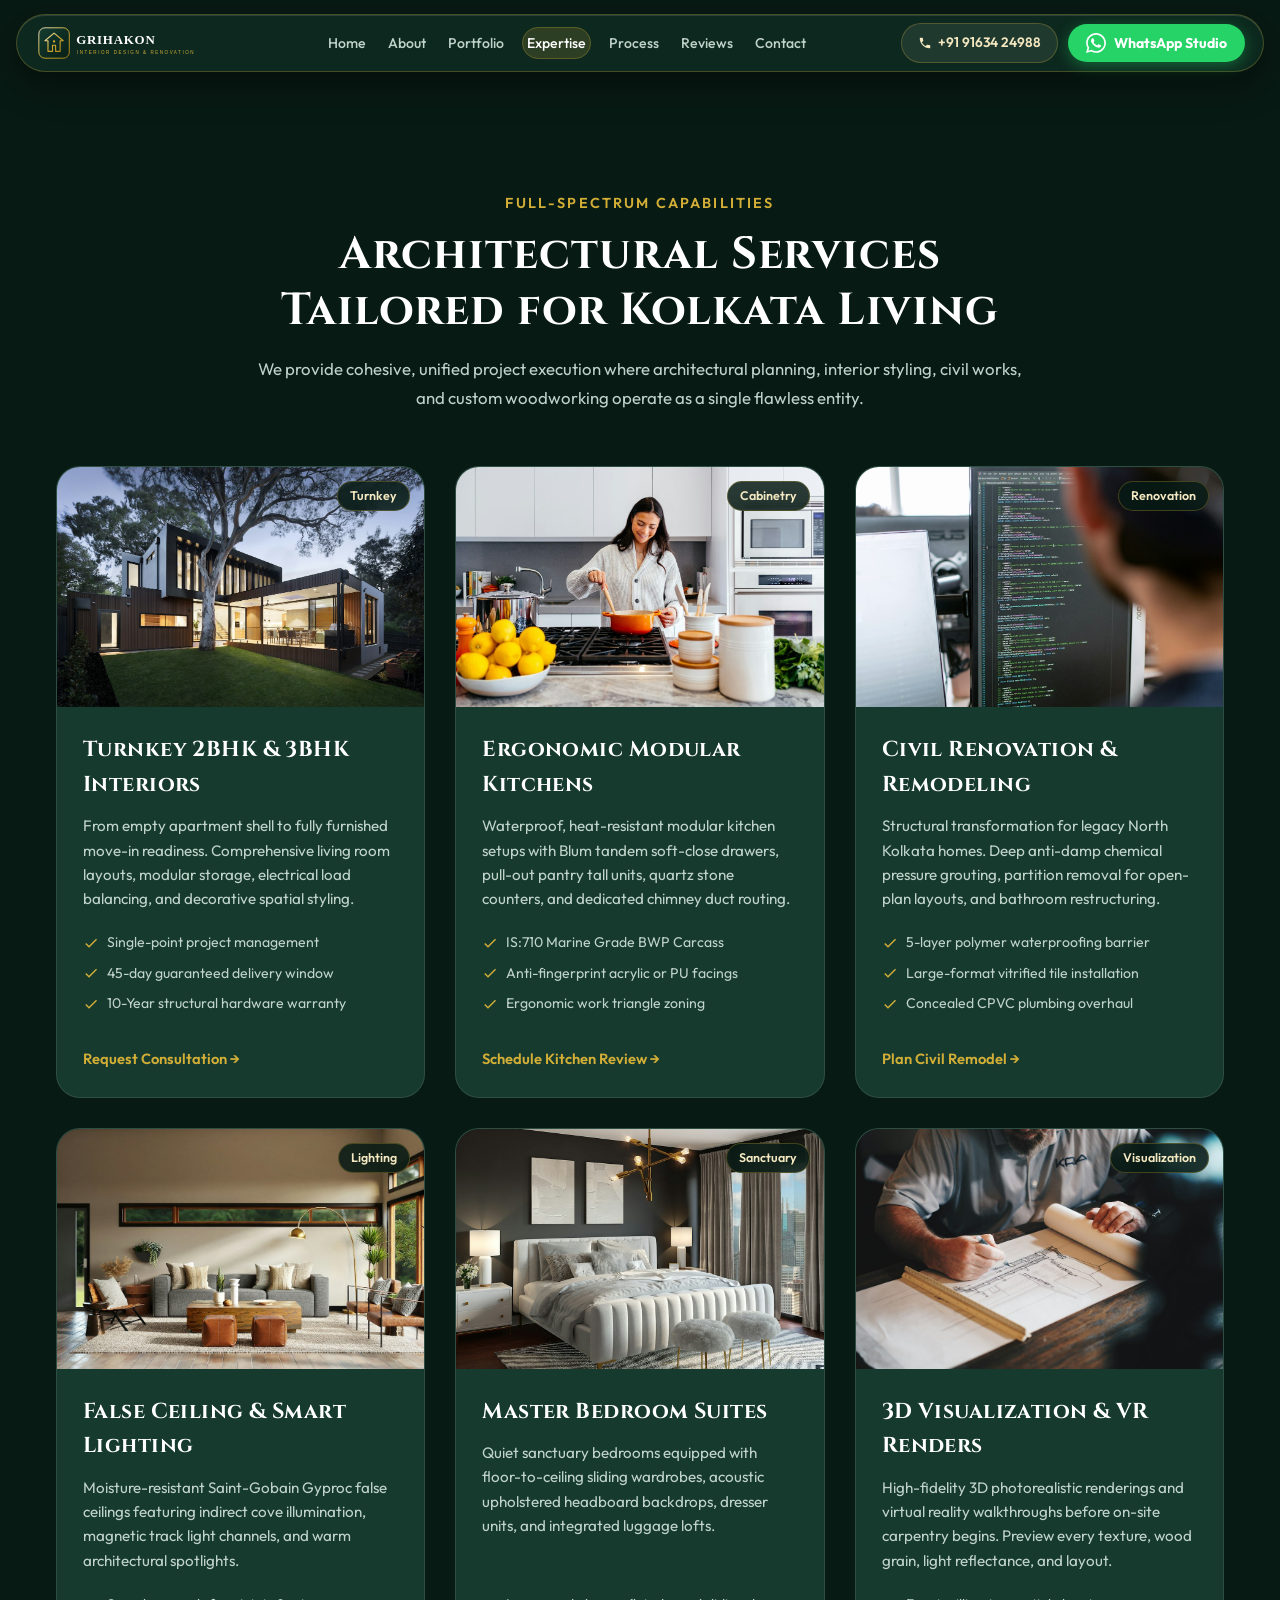
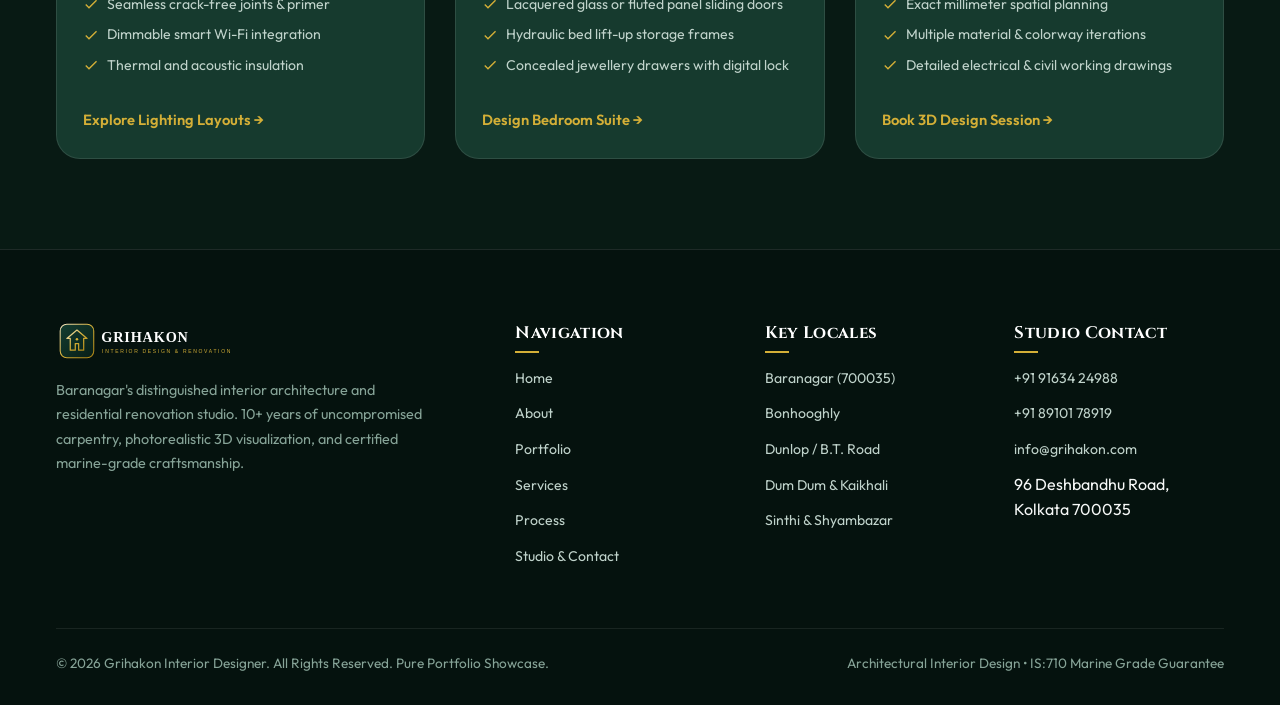
<file: services.html>
<!DOCTYPE html>
<html lang="en">
<head>
  <meta charset="UTF-8">
  <meta name="viewport" content="width=device-width, initial-scale=1.0">
  <title>Architectural Services | Grihakon Interior Designer Baranagar, Kolkata</title>
  <meta name="description" content="End-to-end turnkey interior design, modular kitchen engineering, master bedroom craftsmanship, and structural civil renovation in Baranagar, Bonhooghly, and North Kolkata.">
  <link rel="icon" type="image/svg+xml" href="assets/images/favicon.svg">
  <link rel="icon" type="image/png" sizes="32x32" href="assets/images/favicon-32x32.png">
  <link rel="apple-touch-icon" href="assets/images/apple-touch-icon.png">
  <link rel="preconnect" href="https://fonts.googleapis.com">
  <link rel="preconnect" href="https://fonts.gstatic.com" crossorigin>
  <link href="https://fonts.googleapis.com/css2?family=Cinzel:wght@500;600;700&family=Outfit:wght@300;400;500;600;700&display=swap" rel="stylesheet">
  <link rel="stylesheet" href="style.css">
</head>
<body>

  <!-- TheDivine Floating Pill Navbar -->
  <header class="nav-header-wrapper">
    <nav class="the-divine-nav" aria-label="Main Navigation">
      <a href="index.html" class="nav-brand">
        <img src="assets/images/logo.svg" alt="Grihakon Interior Designer Logo">
      </a>
      <ul class="nav-links">
        <li><a href="index.html" class="nav-link">Home</a></li>
        <li><a href="about.html" class="nav-link">About</a></li>
        <li><a href="portfolio.html" class="nav-link">Portfolio</a></li>
        <li><a href="services.html" class="nav-link active">Expertise</a></li>
        <li><a href="process.html" class="nav-link">Process</a></li>
        <li><a href="reviews.html" class="nav-link">Reviews</a></li>
        <li><a href="contact.html" class="nav-link">Contact</a></li>
      </ul>
      <div class="nav-actions">
        <a href="tel:+919163424988" class="btn-nav-call" title="Call Grihakon Direct">
          <svg width="14" height="14" viewBox="0 0 24 24" fill="currentColor"><path d="M20 15.5c-1.2 0-2.4-.2-3.6-.6-.3-.1-.7 0-1 .2l-2.2 2.2c-2.8-1.4-5.1-3.8-6.6-6.6l2.2-2.2c.3-.3.4-.7.2-1-.4-1.1-.6-2.3-.6-3.5 0-.6-.4-1-1-1H4c-.6 0-1 .4-1 1 0 9.4 7.6 17 17 17 .6 0 1-.4 1-1v-3.5c0-.6-.4-1-1-1z"/></svg>
          +91 91634 24988
        </a>
        <a href="https://wa.me/919163424988?text=Hello%20Grihakon%20Interior%20Team!%20I%20would%20like%20to%20consult%20about%20your%20design%20services." target="_blank" rel="noopener noreferrer" class="btn-nav-wa" title="WhatsApp Consultation">
          <svg class="wa-icon-white" viewBox="0 0 24 24"><path d="M.057 24l1.687-6.163c-1.041-1.804-1.588-3.849-1.587-5.946.003-6.556 5.338-11.891 11.893-11.891 3.181.001 6.167 1.24 8.413 3.488 2.245 2.248 3.481 5.236 3.48 8.414-.003 6.557-5.338 11.892-11.893 11.892-1.99-.001-3.951-.5-5.688-1.448l-6.305 1.654zm6.597-3.807c1.676.995 3.276 1.591 5.392 1.592 5.448 0 9.886-4.434 9.889-9.885.002-5.462-4.415-9.89-9.881-9.892-5.452 0-9.887 4.434-9.889 9.884-.001 2.225.651 3.891 1.746 5.634l-.999 3.648 3.742-.981zm11.387-5.464c-.074-.124-.272-.198-.57-.347-.297-.149-1.758-.868-2.031-.967-.272-.099-.47-.149-.669.149-.198.297-.768.967-.941 1.165-.173.198-.347.223-.644.074-.297-.149-1.255-.462-2.39-1.475-.883-.788-1.48-1.761-1.653-2.059-.173-.297-.018-.458.13-.606.134-.133.297-.347.446-.521.151-.172.2-.296.3-.495.099-.198.05-.372-.025-.521-.075-.148-.669-1.611-.916-2.206-.242-.579-.487-.501-.669-.51l-.57-.01c-.198 0-.52.074-.792.372s-1.04 1.016-1.04 2.479 1.065 2.876 1.213 3.074c.149.198 2.095 3.2 5.076 4.487.709.306 1.263.489 1.694.626.712.226 1.36.194 1.872.118.571-.085 1.758-.719 2.006-1.413.248-.695.248-1.29.173-1.414z"/></svg>
          WhatsApp Studio
        </a>
        <button class="mobile-nav-toggle" aria-label="Toggle navigation">
          <svg width="24" height="24" viewBox="0 0 24 24" stroke="currentColor" stroke-width="2" fill="none"><path d="M4 6h16M4 12h16M4 18h16"/></svg>
        </button>
      </div>
    </nav>
  </header>

  <!-- Mobile Drawer -->
  <div class="mobile-nav-drawer">
    <a href="index.html" class="nav-link">Home</a>
    <a href="about.html" class="nav-link">About</a>
    <a href="portfolio.html" class="nav-link">Portfolio</a>
    <a href="services.html" class="nav-link active">Expertise</a>
    <a href="process.html" class="nav-link">Process</a>
    <a href="reviews.html" class="nav-link">Reviews</a>
    <a href="contact.html" class="nav-link">Contact</a>
  </div>

  <main style="padding-top: 100px;">
    <section class="section">
      <div class="container">
        <div class="section-header">
          <span class="section-subtitle">Full-Spectrum Capabilities</span>
          <h1 class="section-title">Architectural Services Tailored for Kolkata Living</h1>
          <p class="section-desc">
            We provide cohesive, unified project execution where architectural planning, interior styling, civil works, and custom woodworking operate as a single flawless entity.
          </p>
        </div>

        <div class="services-grid">
          <!-- Service 1 -->
          <div class="card-luxury">
            <div class="card-img-wrap">
              <img src="assets/images/living-room-luxury.jpg" alt="Turnkey Home Design" loading="lazy">
              <span class="card-badge">Turnkey</span>
            </div>
            <div class="card-body">
              <h3 class="card-title">Turnkey 2BHK &amp; 3BHK Interiors</h3>
              <p class="card-desc">
                From empty apartment shell to fully furnished move-in readiness. Comprehensive living room layouts, modular storage, electrical load balancing, and decorative spatial styling.
              </p>
              <ul class="card-features">
                <li><svg viewBox="0 0 24 24"><path d="M9 16.17L4.83 12l-1.42 1.41L9 19 21 7l-1.41-1.41z"/></svg> Single-point project management</li>
                <li><svg viewBox="0 0 24 24"><path d="M9 16.17L4.83 12l-1.42 1.41L9 19 21 7l-1.41-1.41z"/></svg> 45-day guaranteed delivery window</li>
                <li><svg viewBox="0 0 24 24"><path d="M9 16.17L4.83 12l-1.42 1.41L9 19 21 7l-1.41-1.41z"/></svg> 10-Year structural hardware warranty</li>
              </ul>
              <a href="contact.html" class="card-cta">Request Consultation &rarr;</a>
            </div>
          </div>

          <!-- Service 2 -->
          <div class="card-luxury">
            <div class="card-img-wrap">
              <img src="assets/images/modular-kitchen-island.jpg" alt="Modular Kitchen" loading="lazy">
              <span class="card-badge">Cabinetry</span>
            </div>
            <div class="card-body">
              <h3 class="card-title">Ergonomic Modular Kitchens</h3>
              <p class="card-desc">
                Waterproof, heat-resistant modular kitchen setups with Blum tandem soft-close drawers, pull-out pantry tall units, quartz stone counters, and dedicated chimney duct routing.
              </p>
              <ul class="card-features">
                <li><svg viewBox="0 0 24 24"><path d="M9 16.17L4.83 12l-1.42 1.41L9 19 21 7l-1.41-1.41z"/></svg> IS:710 Marine Grade BWP Carcass</li>
                <li><svg viewBox="0 0 24 24"><path d="M9 16.17L4.83 12l-1.42 1.41L9 19 21 7l-1.41-1.41z"/></svg> Anti-fingerprint acrylic or PU facings</li>
                <li><svg viewBox="0 0 24 24"><path d="M9 16.17L4.83 12l-1.42 1.41L9 19 21 7l-1.41-1.41z"/></svg> Ergonomic work triangle zoning</li>
              </ul>
              <a href="contact.html" class="card-cta">Schedule Kitchen Review &rarr;</a>
            </div>
          </div>

          <!-- Service 3 -->
          <div class="card-luxury">
            <div class="card-img-wrap">
              <img src="assets/images/renovation-civil-work.jpg" alt="Civil Renovation & Remodeling" loading="lazy">
              <span class="card-badge">Renovation</span>
            </div>
            <div class="card-body">
              <h3 class="card-title">Civil Renovation &amp; Remodeling</h3>
              <p class="card-desc">
                Structural transformation for legacy North Kolkata homes. Deep anti-damp chemical pressure grouting, partition removal for open-plan layouts, and bathroom restructuring.
              </p>
              <ul class="card-features">
                <li><svg viewBox="0 0 24 24"><path d="M9 16.17L4.83 12l-1.42 1.41L9 19 21 7l-1.41-1.41z"/></svg> 5-layer polymer waterproofing barrier</li>
                <li><svg viewBox="0 0 24 24"><path d="M9 16.17L4.83 12l-1.42 1.41L9 19 21 7l-1.41-1.41z"/></svg> Large-format vitrified tile installation</li>
                <li><svg viewBox="0 0 24 24"><path d="M9 16.17L4.83 12l-1.42 1.41L9 19 21 7l-1.41-1.41z"/></svg> Concealed CPVC plumbing overhaul</li>
              </ul>
              <a href="contact.html" class="card-cta">Plan Civil Remodel &rarr;</a>
            </div>
          </div>

          <!-- Service 4 -->
          <div class="card-luxury">
            <div class="card-img-wrap">
              <img src="assets/images/false-ceiling-lighting.jpg" alt="Ceiling and Smart Lighting" loading="lazy">
              <span class="card-badge">Lighting</span>
            </div>
            <div class="card-body">
              <h3 class="card-title">False Ceiling &amp; Smart Lighting</h3>
              <p class="card-desc">
                Moisture-resistant Saint-Gobain Gyproc false ceilings featuring indirect cove illumination, magnetic track light channels, and warm architectural spotlights.
              </p>
              <ul class="card-features">
                <li><svg viewBox="0 0 24 24"><path d="M9 16.17L4.83 12l-1.42 1.41L9 19 21 7l-1.41-1.41z"/></svg> Seamless crack-free joints &amp; primer</li>
                <li><svg viewBox="0 0 24 24"><path d="M9 16.17L4.83 12l-1.42 1.41L9 19 21 7l-1.41-1.41z"/></svg> Dimmable smart Wi-Fi integration</li>
                <li><svg viewBox="0 0 24 24"><path d="M9 16.17L4.83 12l-1.42 1.41L9 19 21 7l-1.41-1.41z"/></svg> Thermal and acoustic insulation</li>
              </ul>
              <a href="contact.html" class="card-cta">Explore Lighting Layouts &rarr;</a>
            </div>
          </div>

          <!-- Service 5 -->
          <div class="card-luxury">
            <div class="card-img-wrap">
              <img src="assets/images/master-bedroom-suite.jpg" alt="Master Bedroom Sanctuary" loading="lazy">
              <span class="card-badge">Sanctuary</span>
            </div>
            <div class="card-body">
              <h3 class="card-title">Master Bedroom Suites</h3>
              <p class="card-desc">
                Quiet sanctuary bedrooms equipped with floor-to-ceiling sliding wardrobes, acoustic upholstered headboard backdrops, dresser units, and integrated luggage lofts.
              </p>
              <ul class="card-features">
                <li><svg viewBox="0 0 24 24"><path d="M9 16.17L4.83 12l-1.42 1.41L9 19 21 7l-1.41-1.41z"/></svg> Lacquered glass or fluted panel sliding doors</li>
                <li><svg viewBox="0 0 24 24"><path d="M9 16.17L4.83 12l-1.42 1.41L9 19 21 7l-1.41-1.41z"/></svg> Hydraulic bed lift-up storage frames</li>
                <li><svg viewBox="0 0 24 24"><path d="M9 16.17L4.83 12l-1.42 1.41L9 19 21 7l-1.41-1.41z"/></svg> Concealed jewellery drawers with digital lock</li>
              </ul>
              <a href="contact.html" class="card-cta">Design Bedroom Suite &rarr;</a>
            </div>
          </div>

          <!-- Service 6 -->
          <div class="card-luxury">
            <div class="card-img-wrap">
              <img src="assets/images/architectural-blueprint-3d.jpg" alt="3D Visualization & VR Walkthrough" loading="lazy">
              <span class="card-badge">Visualization</span>
            </div>
            <div class="card-body">
              <h3 class="card-title">3D Visualization &amp; VR Renders</h3>
              <p class="card-desc">
                High-fidelity 3D photorealistic renderings and virtual reality walkthroughs before on-site carpentry begins. Preview every texture, wood grain, light reflectance, and layout.
              </p>
              <ul class="card-features">
                <li><svg viewBox="0 0 24 24"><path d="M9 16.17L4.83 12l-1.42 1.41L9 19 21 7l-1.41-1.41z"/></svg> Exact millimeter spatial planning</li>
                <li><svg viewBox="0 0 24 24"><path d="M9 16.17L4.83 12l-1.42 1.41L9 19 21 7l-1.41-1.41z"/></svg> Multiple material &amp; colorway iterations</li>
                <li><svg viewBox="0 0 24 24"><path d="M9 16.17L4.83 12l-1.42 1.41L9 19 21 7l-1.41-1.41z"/></svg> Detailed electrical &amp; civil working drawings</li>
              </ul>
              <a href="contact.html" class="card-cta">Book 3D Design Session &rarr;</a>
            </div>
          </div>
        </div>
      </div>
    </section>
  </main>

  <!-- Footer -->
  <footer class="site-footer">
    <div class="container">
      <div class="footer-grid">
        <div class="footer-brand">
          <img src="assets/images/logo.svg" alt="Grihakon Interior Designer" style="height: 42px;">
          <p>
            Baranagar's distinguished interior architecture and residential renovation studio. 10+ years of uncompromised carpentry, photorealistic 3D visualization, and certified marine-grade craftsmanship.
          </p>
        </div>
        <div class="footer-col">
          <h4>Navigation</h4>
          <ul>
            <li><a href="index.html">Home</a></li>
            <li><a href="about.html">About</a></li>
            <li><a href="portfolio.html">Portfolio</a></li>
            <li><a href="services.html">Services</a></li>
            <li><a href="process.html">Process</a></li>
            <li><a href="contact.html">Studio &amp; Contact</a></li>
          </ul>
        </div>
        <div class="footer-col">
          <h4>Key Locales</h4>
          <ul>
            <li><a href="contact.html">Baranagar (700035)</a></li>
            <li><a href="contact.html">Bonhooghly</a></li>
            <li><a href="contact.html">Dunlop / B.T. Road</a></li>
            <li><a href="contact.html">Dum Dum &amp; Kaikhali</a></li>
            <li><a href="contact.html">Sinthi &amp; Shyambazar</a></li>
          </ul>
        </div>
        <div class="footer-col">
          <h4>Studio Contact</h4>
          <ul>
            <li><a href="tel:+919163424988">+91 91634 24988</a></li>
            <li><a href="tel:+918910178919">+91 89101 78919</a></li>
            <li><a href="mailto:info@grihakon.com">info@grihakon.com</a></li>
            <li>96 Deshbandhu Road, Kolkata 700035</li>
          </ul>
        </div>
      </div>

      <div class="footer-bottom">
        <p>&copy; 2026 Grihakon Interior Designer. All Rights Reserved. Pure Portfolio Showcase.</p>
        <p>Architectural Interior Design &bull; IS:710 Marine Grade Guarantee</p>
      </div>
    </div>
  </footer>

  <script src="main.js"></script>
</body>
</html>
</file>
<file: style.css>
/* Grihakon Interior Designer - Luxury Emerald & Champagne Brass Theme */
:root {
  --bg-primary: #081a14;
  --bg-secondary: #0f2c22;
  --bg-surface: #163a2e;
  --bg-card: rgba(22, 58, 46, 0.7);
  --bg-glass: rgba(15, 44, 34, 0.85);
  --border-gold: rgba(212, 175, 55, 0.28);
  --border-gold-glow: rgba(212, 175, 55, 0.55);
  --border-subtle: rgba(255, 255, 255, 0.1);
  --text-primary: #f6f8f7;
  --text-secondary: #c0d3cb;
  --text-muted: #86a397;
  --accent-gold: #d4af37;
  --accent-gold-light: #f4e8c1;
  --accent-gold-dark: #a98314;
  --accent-emerald: #10b981;
  --whatsapp-green: #25D366;
  --whatsapp-hover: #1ebd5a;
  --shadow-gold: 0 10px 30px -10px rgba(212, 175, 55, 0.25);
  --shadow-card: 0 20px 40px -15px rgba(0, 0, 0, 0.5);
  --radius-sm: 8px;
  --radius-md: 14px;
  --radius-lg: 24px;
  --radius-pill: 9999px;
  --transition: all 0.3s cubic-bezier(0.16, 1, 0.3, 1);
}

*, *::before, *::after {
  box-sizing: border-box;
  margin: 0;
  padding: 0;
}

html {
  font-family: 'Outfit', 'Segoe UI', system-ui, -apple-system, sans-serif;
  background-color: var(--bg-primary);
  color: var(--text-primary);
  scroll-behavior: smooth;
  overflow-x: hidden;
}

body {
  line-height: 1.6;
  background-color: var(--bg-primary);
  overflow-x: hidden;
  position: relative;
  min-height: 100vh;
}

/* Typography */
h1, h2, h3, h4, .font-serif {
  font-family: 'Cinzel', 'Playfair Display', Georgia, serif;
  letter-spacing: 0.02em;
  color: #ffffff;
}

a {
  color: inherit;
  text-decoration: none;
}

img, video {
  max-width: 100%;
  height: auto;
  display: block;
}

/* =========================================
   TheDivine Floating Pill Navbar
   ========================================= */
.nav-header-wrapper {
  position: fixed;
  top: 14px;
  left: 0;
  width: 100%;
  display: flex;
  justify-content: center;
  align-items: center;
  z-index: 1000;
  padding: 0 16px;
  pointer-events: none;
}

.the-divine-nav {
  pointer-events: auto;
  display: flex;
  align-items: center;
  justify-content: space-between;
  gap: 1.5rem;
  padding: 8px 18px;
  background: var(--bg-glass);
  backdrop-filter: blur(16px);
  -webkit-backdrop-filter: blur(16px);
  border: 1px solid var(--border-gold);
  border-radius: var(--radius-pill);
  box-shadow: 0 12px 35px rgba(0, 0, 0, 0.45), inset 0 1px 0 rgba(255, 255, 255, 0.12);
  max-width: 1180px;
  width: 100%;
}

.nav-brand {
  display: flex;
  align-items: center;
  gap: 10px;
  text-decoration: none;
}

.nav-brand img {
  height: 38px;
  width: auto;
}

.nav-links {
  display: flex;
  align-items: center;
  gap: 6px;
  list-style: none;
}

.nav-link {
  color: var(--text-secondary);
  font-size: 0.9rem;
  font-weight: 500;
  padding: 8px 14px;
  border-radius: var(--radius-pill);
  transition: var(--transition);
  white-space: nowrap;
}

.nav-link:hover, .nav-link.active {
  color: #ffffff;
  background: rgba(212, 175, 55, 0.16);
  border: 1px solid var(--border-gold);
}

.nav-actions {
  display: flex;
  align-items: center;
  gap: 10px;
}

/* Call Button */
.btn-nav-call {
  display: inline-flex;
  align-items: center;
  gap: 6px;
  padding: 8px 16px;
  border-radius: var(--radius-pill);
  background: rgba(255, 255, 255, 0.08);
  border: 1px solid var(--border-gold);
  color: var(--accent-gold-light);
  font-size: 0.85rem;
  font-weight: 600;
  transition: var(--transition);
  white-space: nowrap;
}

.btn-nav-call:hover {
  background: var(--accent-gold);
  color: var(--bg-primary);
}

/* High-contrast WhatsApp CTA Button */
.btn-nav-wa {
  display: inline-flex;
  align-items: center;
  gap: 8px;
  background-color: var(--whatsapp-green);
  color: #ffffff !important;
  font-size: 0.88rem;
  font-weight: 700;
  padding: 8px 18px;
  border-radius: var(--radius-pill);
  box-shadow: 0 4px 15px rgba(37, 211, 102, 0.35);
  transition: var(--transition);
  white-space: nowrap;
  border: none;
}

.btn-nav-wa:hover {
  background-color: var(--whatsapp-hover);
  transform: translateY(-2px);
  box-shadow: 0 6px 20px rgba(37, 211, 102, 0.5);
}

.wa-icon-white {
  width: 20px;
  height: 20px;
  fill: #ffffff;
}

/* Mobile Nav Toggle */
.mobile-nav-toggle {
  display: none;
  background: transparent;
  border: none;
  cursor: pointer;
  padding: 6px;
  color: var(--text-primary);
}

/* Mobile Nav Drawer */
.mobile-nav-drawer {
  position: fixed;
  top: 75px;
  left: 16px;
  right: 16px;
  background: var(--bg-surface);
  border: 1px solid var(--border-gold);
  border-radius: var(--radius-lg);
  padding: 24px;
  display: none;
  flex-direction: column;
  gap: 16px;
  z-index: 999;
  box-shadow: var(--shadow-card);
}

.mobile-nav-drawer.open {
  display: flex;
}

.mobile-nav-drawer .nav-link {
  font-size: 1.05rem;
  padding: 10px 14px;
}

/* =========================================
   Hero Section with 16:9 Video
   ========================================= */
.hero-section {
  position: relative;
  min-height: 100vh;
  display: flex;
  align-items: center;
  justify-content: center;
  padding: 120px 20px 80px;
  overflow: hidden;
}

.hero-video-wrapper {
  position: absolute;
  top: 0;
  left: 0;
  width: 100%;
  height: 100%;
  z-index: 1;
}

.hero-video {
  width: 100%;
  height: 100%;
  object-fit: cover;
  object-position: center;
}

.hero-overlay {
  position: absolute;
  top: 0;
  left: 0;
  width: 100%;
  height: 100%;
  background: linear-gradient(180deg, rgba(8, 26, 20, 0.8) 0%, rgba(8, 26, 20, 0.65) 50%, rgba(8, 26, 20, 0.95) 100%);
  z-index: 2;
}

.hero-content {
  position: relative;
  z-index: 3;
  max-width: 980px;
  text-align: center;
  margin: 0 auto;
}

.hero-badge {
  display: inline-flex;
  align-items: center;
  gap: 8px;
  padding: 6px 18px;
  border-radius: var(--radius-pill);
  background: rgba(212, 175, 55, 0.15);
  border: 1px solid var(--border-gold);
  color: var(--accent-gold-light);
  font-size: 0.85rem;
  font-weight: 600;
  letter-spacing: 0.05em;
  text-transform: uppercase;
  margin-bottom: 24px;
}

.hero-title {
  font-size: clamp(2.4rem, 5.5vw, 4.2rem);
  font-weight: 700;
  line-height: 1.15;
  margin-bottom: 20px;
  color: #ffffff;
}

.typewriter-text {
  color: var(--accent-gold);
  border-right: 3px solid var(--accent-gold);
  animation: blinkCursor 0.8s infinite;
  padding-right: 4px;
}

@keyframes blinkCursor {
  0%, 100% { border-color: transparent; }
  50% { border-color: var(--accent-gold); }
}

.hero-subtitle {
  font-size: clamp(1.05rem, 2vw, 1.25rem);
  color: var(--text-secondary);
  max-width: 760px;
  margin: 0 auto 36px;
  line-height: 1.7;
}

.hero-ctas {
  display: flex;
  align-items: center;
  justify-content: center;
  gap: 16px;
  flex-wrap: wrap;
  margin-bottom: 48px;
}

.btn-primary {
  display: inline-flex;
  align-items: center;
  gap: 10px;
  background: linear-gradient(135deg, #f4e8c1 0%, #d4af37 50%, #aa8214 100%);
  color: #081a14;
  font-weight: 700;
  font-size: 1rem;
  padding: 14px 30px;
  border-radius: var(--radius-pill);
  box-shadow: 0 10px 25px rgba(212, 175, 55, 0.3);
  transition: var(--transition);
  border: none;
}

.btn-primary:hover {
  transform: translateY(-3px);
  box-shadow: 0 14px 32px rgba(212, 175, 55, 0.45);
}

.btn-secondary {
  display: inline-flex;
  align-items: center;
  gap: 10px;
  background: rgba(255, 255, 255, 0.08);
  color: #ffffff;
  font-weight: 600;
  font-size: 1rem;
  padding: 14px 28px;
  border-radius: var(--radius-pill);
  border: 1px solid rgba(255, 255, 255, 0.2);
  transition: var(--transition);
}

.btn-secondary:hover {
  background: rgba(255, 255, 255, 0.16);
  border-color: var(--border-gold);
  color: var(--accent-gold-light);
}

/* Telemetry Counter Strip */
.hero-telemetry {
  display: grid;
  grid-template-columns: repeat(4, 1fr);
  gap: 20px;
  background: rgba(15, 44, 34, 0.7);
  backdrop-filter: blur(12px);
  border: 1px solid var(--border-gold);
  border-radius: var(--radius-lg);
  padding: 24px;
  max-width: 900px;
  margin: 0 auto;
}

.telemetry-item {
  text-align: center;
}

.telemetry-val {
  font-size: clamp(1.8rem, 3vw, 2.5rem);
  font-weight: 700;
  color: var(--accent-gold);
  font-family: 'Cinzel', serif;
  display: block;
}

.telemetry-label {
  font-size: 0.85rem;
  color: var(--text-muted);
  text-transform: uppercase;
  letter-spacing: 0.06em;
  margin-top: 4px;
}

/* =========================================
   Section Layout & Containers
   ========================================= */
.section {
  padding: 90px 20px;
  position: relative;
}

.section-alt {
  background-color: var(--bg-secondary);
}

.container {
  max-width: 1200px;
  margin: 0 auto;
  padding: 0 16px;
}

.section-header {
  text-align: center;
  max-width: 780px;
  margin: 0 auto 54px;
}

.section-subtitle {
  color: var(--accent-gold);
  font-size: 0.9rem;
  font-weight: 600;
  text-transform: uppercase;
  letter-spacing: 0.15em;
  margin-bottom: 12px;
  display: inline-block;
}

.section-title {
  font-size: clamp(2rem, 3.8vw, 2.8rem);
  line-height: 1.25;
  margin-bottom: 16px;
}

.section-desc {
  color: var(--text-secondary);
  font-size: 1.05rem;
  line-height: 1.7;
}

/* =========================================
   Pillars & Service Cards
   ========================================= */
.services-grid {
  display: grid;
  grid-template-columns: repeat(auto-fit, minmax(320px, 1fr));
  gap: 30px;
}

.card-luxury {
  background: var(--bg-surface);
  border: 1px solid var(--border-subtle);
  border-radius: var(--radius-lg);
  overflow: hidden;
  transition: var(--transition);
  display: flex;
  flex-direction: column;
}

.card-luxury:hover {
  transform: translateY(-6px);
  border-color: var(--border-gold);
  box-shadow: var(--shadow-card);
}

.card-img-wrap {
  position: relative;
  height: 240px;
  overflow: hidden;
}

.card-img-wrap img {
  width: 100%;
  height: 100%;
  object-fit: cover;
  transition: transform 0.6s ease;
}

.card-luxury:hover .card-img-wrap img {
  transform: scale(1.05);
}

.card-badge {
  position: absolute;
  top: 14px;
  right: 14px;
  background: rgba(8, 26, 20, 0.85);
  backdrop-filter: blur(8px);
  border: 1px solid var(--border-gold);
  color: var(--accent-gold-light);
  font-size: 0.78rem;
  font-weight: 600;
  padding: 4px 12px;
  border-radius: var(--radius-pill);
}

.card-body {
  padding: 26px;
  flex: 1;
  display: flex;
  flex-direction: column;
}

.card-title {
  font-size: 1.35rem;
  margin-bottom: 12px;
  color: #ffffff;
}

.card-desc {
  color: var(--text-secondary);
  font-size: 0.95rem;
  line-height: 1.6;
  margin-bottom: 20px;
  flex: 1;
}

.card-features {
  list-style: none;
  margin-bottom: 24px;
}

.card-features li {
  display: flex;
  align-items: center;
  gap: 8px;
  color: var(--text-secondary);
  font-size: 0.88rem;
  margin-bottom: 8px;
}

.card-features svg {
  width: 16px;
  height: 16px;
  fill: var(--accent-gold);
  flex-shrink: 0;
}

.card-cta {
  display: inline-flex;
  align-items: center;
  gap: 8px;
  color: var(--accent-gold);
  font-weight: 600;
  font-size: 0.92rem;
  transition: var(--transition);
}

.card-cta:hover {
  color: #ffffff;
  transform: translateX(4px);
}

/* =========================================
   Interactive Renovation Estimator Intake Widget
   ========================================= */
.estimator-widget {
  background: var(--bg-surface);
  border: 1px solid var(--border-gold);
  border-radius: var(--radius-lg);
  padding: clamp(24px, 5vw, 44px);
  box-shadow: var(--shadow-card);
  max-width: 960px;
  margin: 0 auto;
}

.estimator-grid {
  display: grid;
  grid-template-columns: repeat(auto-fit, minmax(260px, 1fr));
  gap: 24px;
  margin-bottom: 30px;
}

.form-group label {
  display: block;
  font-size: 0.9rem;
  font-weight: 600;
  color: var(--accent-gold-light);
  margin-bottom: 8px;
  text-transform: uppercase;
  letter-spacing: 0.05em;
}

.form-select, .form-input, .form-textarea {
  width: 100%;
  padding: 12px 16px;
  background: var(--bg-primary);
  border: 1px solid var(--border-subtle);
  border-radius: var(--radius-md);
  color: #ffffff;
  font-family: inherit;
  font-size: 0.95rem;
  outline: none;
  transition: var(--transition);
}

.form-select:focus, .form-input:focus, .form-textarea:focus {
  border-color: var(--accent-gold);
  box-shadow: 0 0 0 3px rgba(212, 175, 55, 0.15);
}

.form-select option {
  background-color: var(--bg-primary);
  color: #ffffff;
}

.estimator-output {
  background: rgba(8, 26, 20, 0.85);
  border: 1px dashed var(--border-gold);
  border-radius: var(--radius-md);
  padding: 24px;
  display: flex;
  align-items: center;
  justify-content: space-between;
  gap: 20px;
  flex-wrap: wrap;
}

.est-specs {
  display: flex;
  flex-direction: column;
  gap: 4px;
}

.est-badge {
  color: var(--accent-gold);
  font-size: 0.82rem;
  font-weight: 700;
  text-transform: uppercase;
  letter-spacing: 0.06em;
}

.est-title {
  font-size: 1.25rem;
  font-weight: 600;
  color: #ffffff;
}

.est-timeline {
  color: var(--text-secondary);
  font-size: 0.9rem;
}

/* =========================================
   Portfolio Gallery & Filters
   ========================================= */
.filter-rail {
  display: flex;
  align-items: center;
  justify-content: center;
  gap: 10px;
  flex-wrap: wrap;
  margin-bottom: 40px;
}

.filter-btn {
  background: var(--bg-surface);
  border: 1px solid var(--border-subtle);
  color: var(--text-secondary);
  padding: 8px 20px;
  border-radius: var(--radius-pill);
  font-size: 0.9rem;
  font-weight: 600;
  cursor: pointer;
  transition: var(--transition);
}

.filter-btn:hover, .filter-btn.active {
  background: var(--accent-gold);
  color: var(--bg-primary);
  border-color: var(--accent-gold);
}

.gallery-grid {
  display: grid;
  grid-template-columns: repeat(auto-fill, minmax(340px, 1fr));
  gap: 24px;
}

.gallery-item {
  position: relative;
  border-radius: var(--radius-lg);
  overflow: hidden;
  height: 320px;
  box-shadow: var(--shadow-card);
  border: 1px solid var(--border-subtle);
  transition: var(--transition);
}

.gallery-item:hover {
  transform: translateY(-4px);
  border-color: var(--border-gold);
}

.gallery-item img {
  width: 100%;
  height: 100%;
  object-fit: cover;
  transition: transform 0.6s ease;
}

.gallery-item:hover img {
  transform: scale(1.08);
}

.gallery-info {
  position: absolute;
  bottom: 0;
  left: 0;
  right: 0;
  padding: 24px;
  background: linear-gradient(0deg, rgba(8, 26, 20, 0.95) 0%, rgba(8, 26, 20, 0.4) 70%, transparent 100%);
  color: #ffffff;
}

.gallery-category {
  font-size: 0.78rem;
  color: var(--accent-gold);
  font-weight: 600;
  text-transform: uppercase;
  letter-spacing: 0.08em;
}

.gallery-title {
  font-size: 1.2rem;
  margin-top: 4px;
}

.gallery-location {
  font-size: 0.85rem;
  color: var(--text-muted);
}

/* =========================================
   5-Stage Process Journey
   ========================================= */
.process-timeline {
  display: grid;
  grid-template-columns: repeat(auto-fit, minmax(210px, 1fr));
  gap: 20px;
  position: relative;
}

.process-step {
  background: var(--bg-surface);
  border: 1px solid var(--border-subtle);
  border-radius: var(--radius-lg);
  padding: 28px 20px;
  text-align: center;
  position: relative;
  transition: var(--transition);
}

.process-step:hover {
  border-color: var(--border-gold);
  transform: translateY(-4px);
}

.step-num {
  width: 48px;
  height: 48px;
  border-radius: 50%;
  background: var(--bg-primary);
  border: 2px solid var(--accent-gold);
  color: var(--accent-gold-light);
  font-family: 'Cinzel', serif;
  font-size: 1.25rem;
  font-weight: 700;
  display: flex;
  align-items: center;
  justify-content: center;
  margin: 0 auto 18px;
}

.step-title {
  font-size: 1.15rem;
  margin-bottom: 10px;
  color: #ffffff;
}

.step-desc {
  font-size: 0.88rem;
  color: var(--text-secondary);
  line-height: 1.6;
}

/* =========================================
   Testimonial & Reviews
   ========================================= */
.reviews-grid {
  display: grid;
  grid-template-columns: repeat(auto-fit, minmax(320px, 1fr));
  gap: 24px;
}

.review-card {
  background: var(--bg-surface);
  border: 1px solid var(--border-subtle);
  border-radius: var(--radius-lg);
  padding: 30px;
  display: flex;
  flex-direction: column;
  justify-content: space-between;
  transition: var(--transition);
}

.review-card:hover {
  border-color: var(--border-gold);
  transform: translateY(-4px);
}

.review-stars {
  display: flex;
  gap: 4px;
  color: var(--accent-gold);
  margin-bottom: 16px;
}

.review-text {
  font-style: italic;
  color: var(--text-secondary);
  font-size: 0.95rem;
  line-height: 1.7;
  margin-bottom: 24px;
}

.review-author {
  display: flex;
  align-items: center;
  gap: 12px;
}

.author-avatar {
  width: 44px;
  height: 44px;
  border-radius: 50%;
  background: var(--bg-primary);
  border: 1px solid var(--border-gold);
  display: flex;
  align-items: center;
  justify-content: center;
  font-weight: 700;
  color: var(--accent-gold);
}

.author-meta h4 {
  font-size: 1rem;
  color: #ffffff;
}

.author-meta span {
  font-size: 0.8rem;
  color: var(--text-muted);
}

/* =========================================
   Contact Form & Map
   ========================================= */
.contact-grid {
  display: grid;
  grid-template-columns: repeat(auto-fit, minmax(280px, 1fr));
  gap: 30px;
}

.contact-info-panel {
  background: var(--bg-surface);
  border: 1px solid var(--border-gold);
  border-radius: var(--radius-lg);
  padding: 30px;
}

.contact-detail-row {
  display: flex;
  gap: 16px;
  margin-bottom: 26px;
}

.contact-icon {
  width: 44px;
  height: 44px;
  border-radius: 50%;
  background: var(--bg-primary);
  border: 1px solid var(--border-gold);
  display: flex;
  align-items: center;
  justify-content: center;
  flex-shrink: 0;
  color: var(--accent-gold);
}

.contact-detail-text h4 {
  font-size: 1rem;
  color: #ffffff;
  margin-bottom: 4px;
}

.contact-detail-text p, .contact-detail-text a {
  color: var(--text-secondary);
  font-size: 0.92rem;
  line-height: 1.5;
}

/* Map frame */
.map-frame-wrapper {
  margin-top: 24px;
  border-radius: var(--radius-md);
  overflow: hidden;
  border: 1px solid var(--border-subtle);
  height: 220px;
}

.map-frame-wrapper iframe {
  width: 100%;
  height: 100%;
  border: none;
}

/* =========================================
   Footer
   ========================================= */
.site-footer {
  background: #05120e;
  border-top: 1px solid var(--border-subtle);
  padding: 70px 20px 30px;
}

.footer-grid {
  display: grid;
  grid-template-columns: 2fr repeat(3, 1fr);
  gap: 40px;
  margin-bottom: 50px;
}

.footer-brand p {
  color: var(--text-muted);
  font-size: 0.9rem;
  line-height: 1.7;
  margin-top: 16px;
  max-width: 380px;
}

.footer-col h4 {
  font-size: 1.05rem;
  color: #ffffff;
  margin-bottom: 18px;
  position: relative;
}

.footer-col h4::after {
  content: '';
  position: absolute;
  bottom: -6px;
  left: 0;
  width: 24px;
  height: 2px;
  background: var(--accent-gold);
}

.footer-col ul {
  list-style: none;
}

.footer-col li {
  margin-bottom: 10px;
}

.footer-col a {
  color: var(--text-secondary);
  font-size: 0.88rem;
  transition: var(--transition);
}

.footer-col a:hover {
  color: var(--accent-gold);
  padding-left: 4px;
}

.footer-bottom {
  padding-top: 24px;
  border-top: 1px solid rgba(255, 255, 255, 0.08);
  display: flex;
  align-items: center;
  justify-content: space-between;
  flex-wrap: wrap;
  gap: 16px;
  color: var(--text-muted);
  font-size: 0.85rem;
}

/* =========================================
   Mobile Viewport Strict Audit (360px, 375px, 390px)
   ========================================= */
@media (max-width: 991px) {
  .nav-links, .nav-actions .btn-nav-call {
    display: none;
  }
  .mobile-nav-toggle {
    display: block;
  }
  .hero-telemetry {
    grid-template-columns: repeat(2, 1fr);
    gap: 16px;
  }
  .footer-grid {
    grid-template-columns: 1fr 1fr;
  }
}

@media (max-width: 640px) {
  .the-divine-nav {
    padding: 6px 14px;
  }
  .nav-brand img {
    height: 32px;
  }
  .btn-nav-wa {
    font-size: 0.78rem;
    padding: 6px 12px;
  }
  .hero-section {
    padding: 100px 14px 60px;
  }
  .hero-telemetry {
    grid-template-columns: repeat(2, 1fr);
    padding: 16px;
  }
  .section {
    padding: 60px 14px;
  }
  .services-grid, .gallery-grid, .reviews-grid, .contact-grid {
    grid-template-columns: 100%;
  }
  .contact-info-panel {
    padding: 20px 14px;
    box-sizing: border-box;
    width: 100%;
    max-width: 100%;
  }
  .estimator-output {
    flex-direction: column;
    align-items: flex-start;
  }
  .footer-grid {
    grid-template-columns: 1fr;
    gap: 30px;
  }
  .footer-bottom {
    flex-direction: column;
    text-align: center;
  }
}

/* Anti-Wrapping & Pill Optimization Standard */
.nav-link, .nav-links a {
  white-space: nowrap !important;
  font-size: 0.88rem !important;
  padding: 6px 4px !important;
}
.nav-links {
  gap: 14px !important;
  flex-wrap: nowrap !important;
}
.the-divine-nav {
  max-width: 1240px !important;
  gap: 12px !important;
}
.btn-nav-call, .btn-nav-wa {
  white-space: nowrap !important;
  flex-shrink: 0 !important;
}

/* ABSOLUTE NO-WRAP & FLOATING PILL STANDARDS */
.nav-header-wrapper, .nav-pill-wrapper {
  padding: 0 16px !important;
}
.the-divine-nav, .nav-pill, .header-inner {
  max-width: 1300px !important;
  width: 100% !important;
  gap: 14px !important;
  box-sizing: border-box !important;
}
.nav-brand, .brand {
  flex-shrink: 0 !important;
}
.nav-brand img, .brand img {
  object-fit: contain !important;
}
.nav-links {
  gap: 14px !important;
  flex-shrink: 1 !important;
  list-style: none !important;
}
.nav-link, .nav-links a, .nav-links li a {
  white-space: nowrap !important;
  font-size: 0.88rem !important;
  word-break: keep-all !important;
}
.nav-actions, .nav-action {
  flex-shrink: 0 !important;
  display: flex !important;
  align-items: center !important;
  gap: 10px !important;
}
.btn-nav-call, .btn-nav-wa, .nav-btn, .btn-cta-pill {
  white-space: nowrap !important;
  flex-shrink: 0 !important;
  display: inline-flex !important;
  align-items: center !important;
  word-break: keep-all !important;
}
</file>
